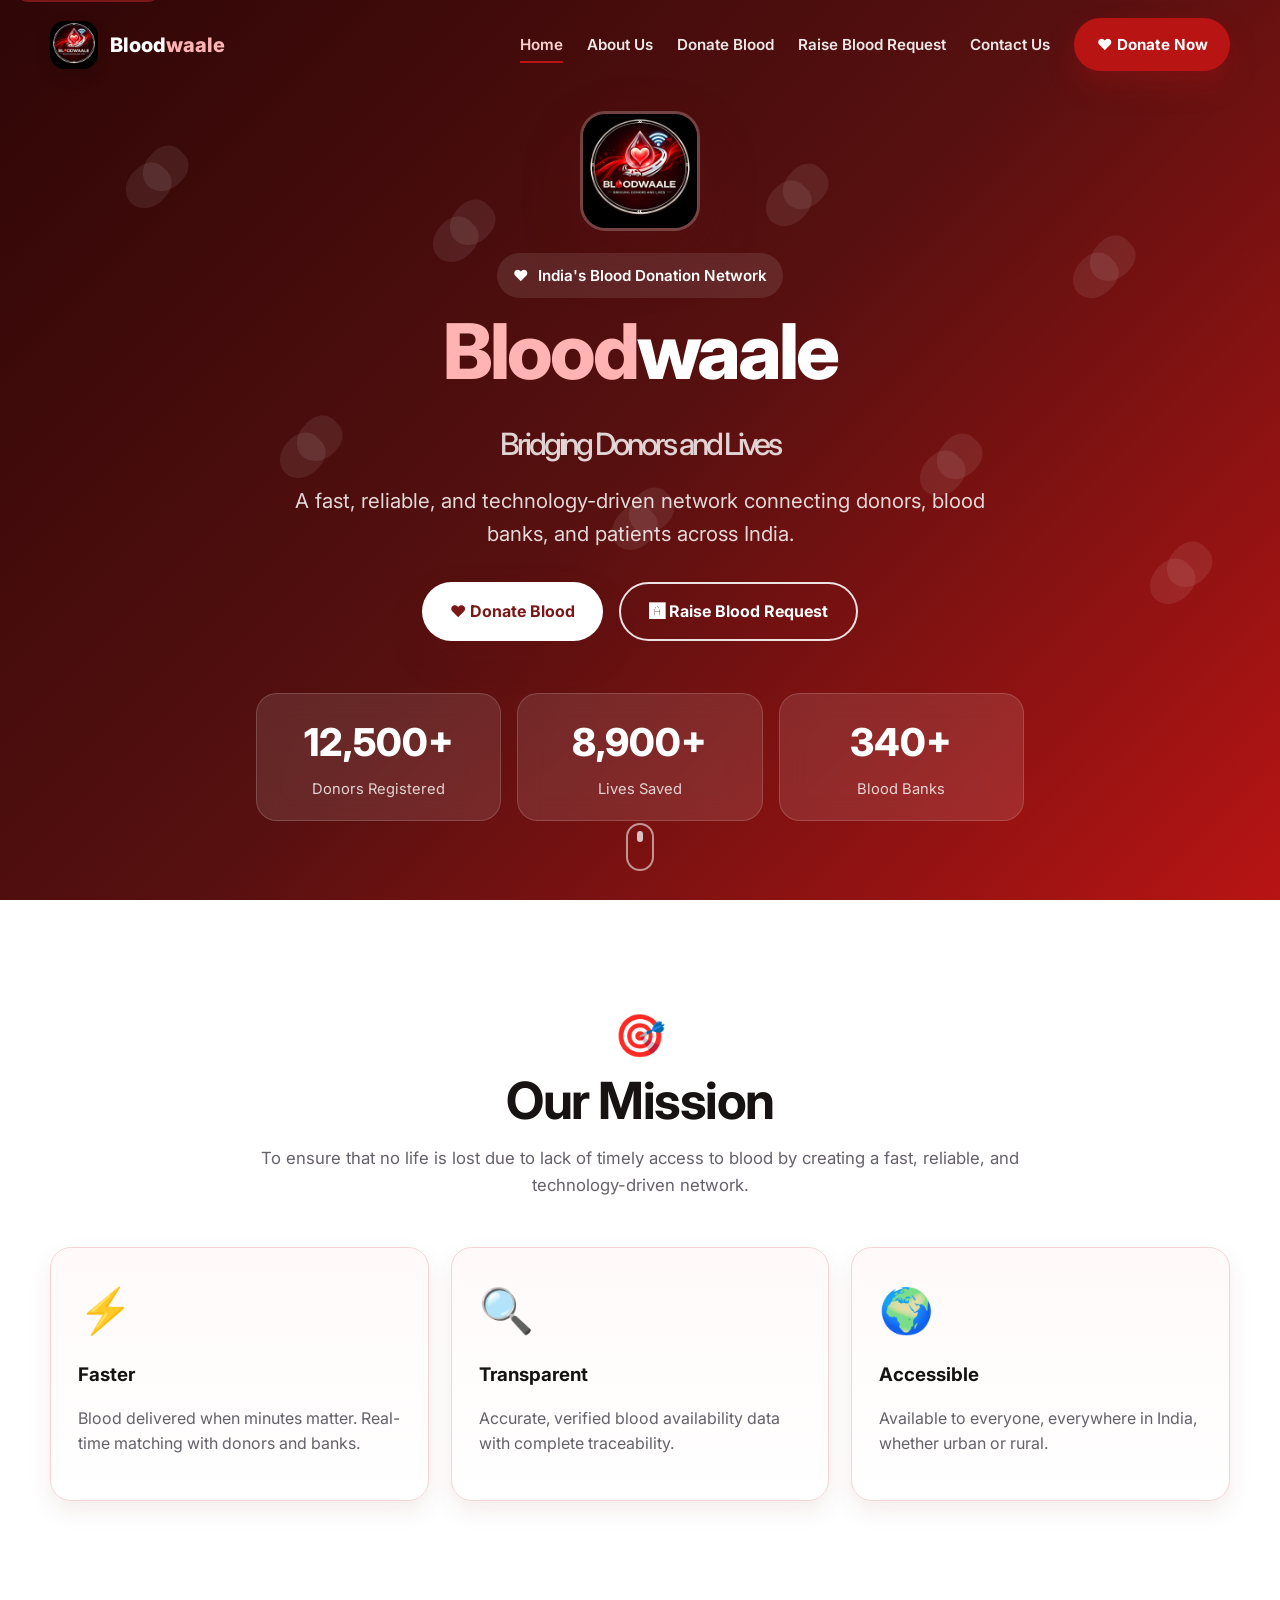
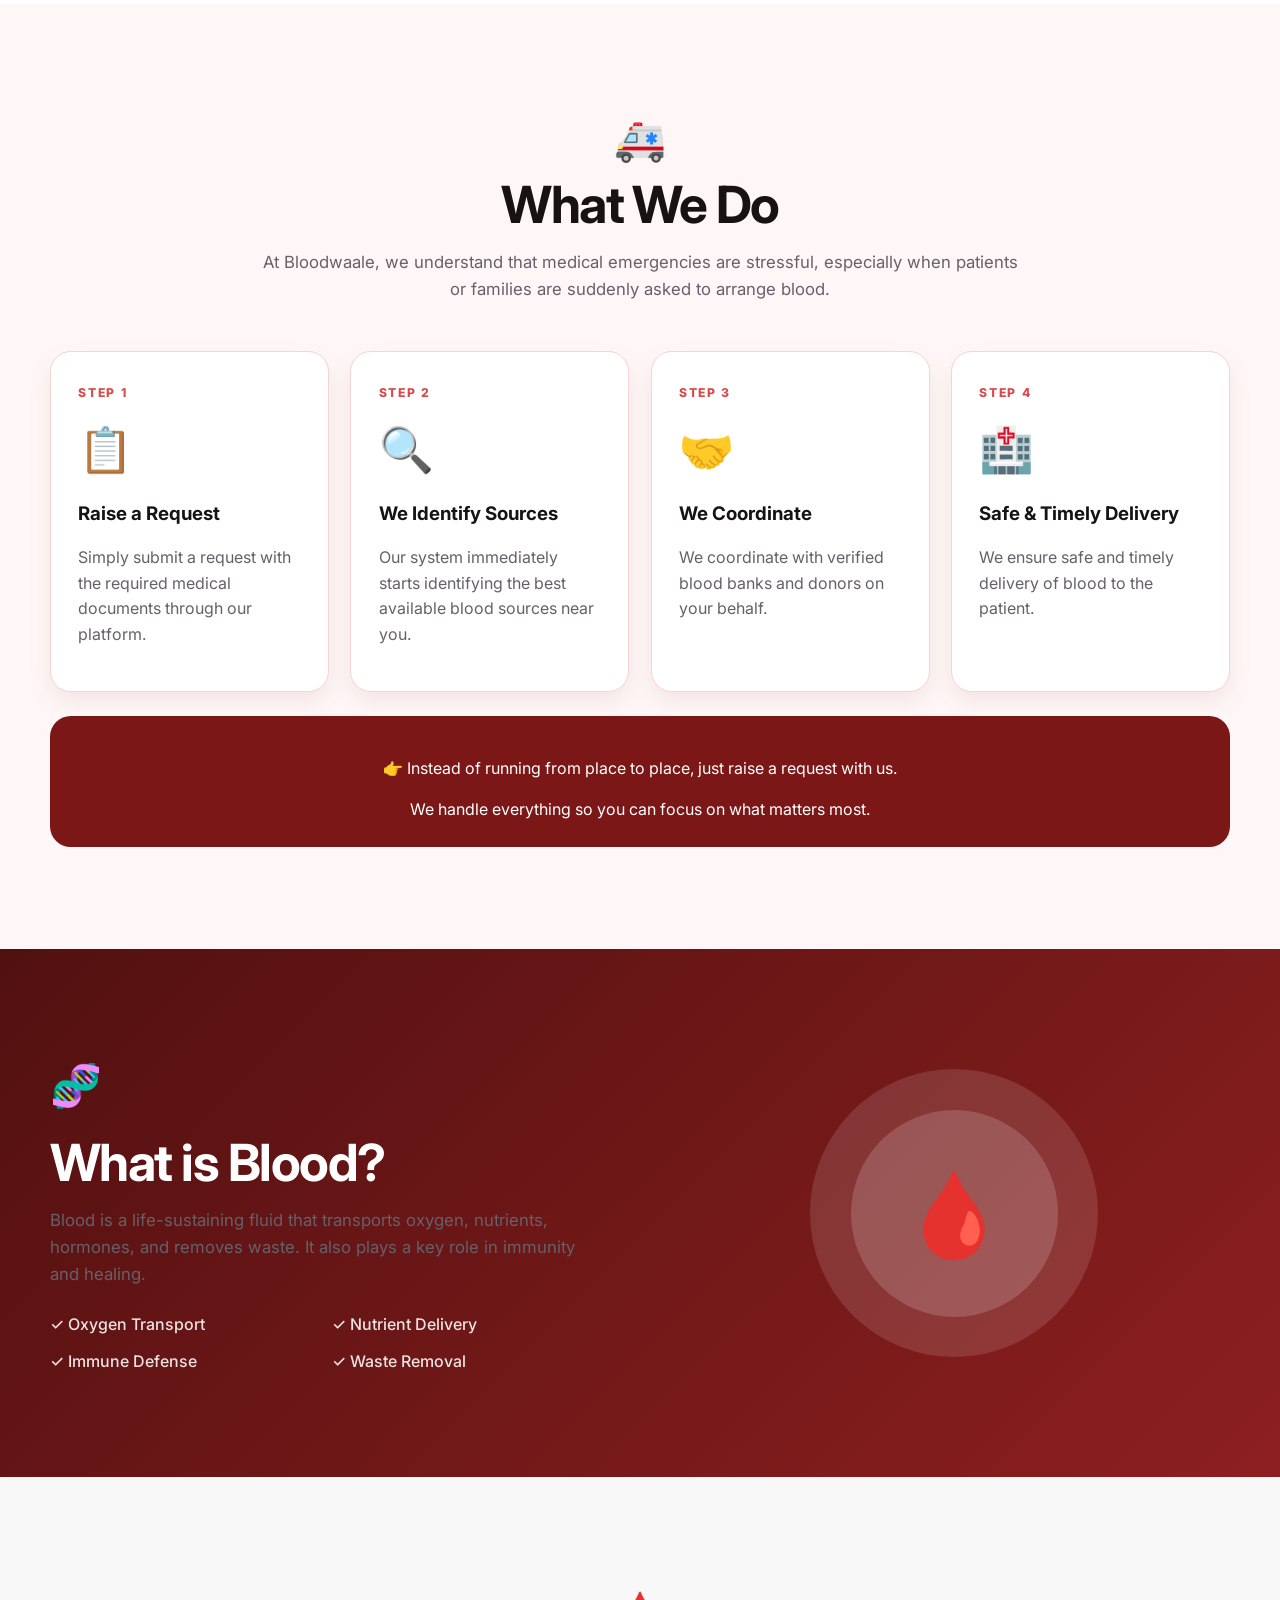
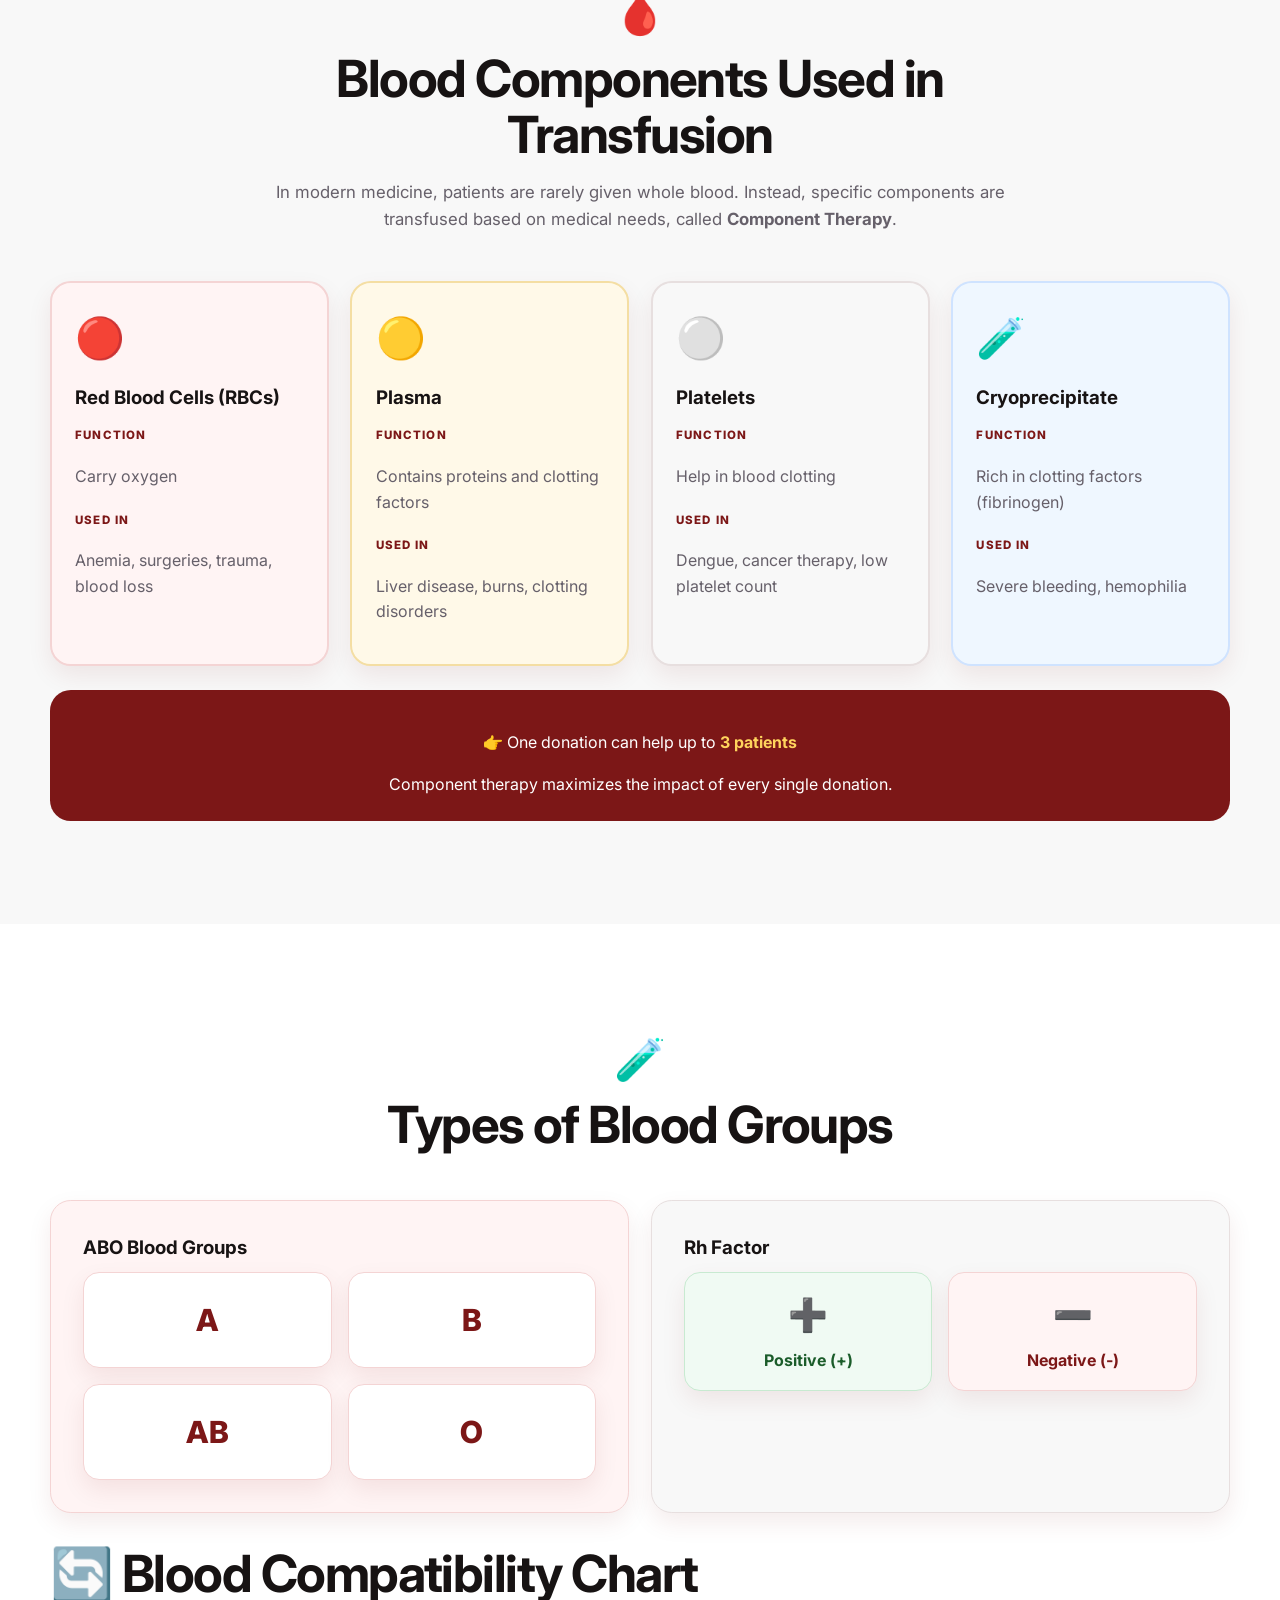
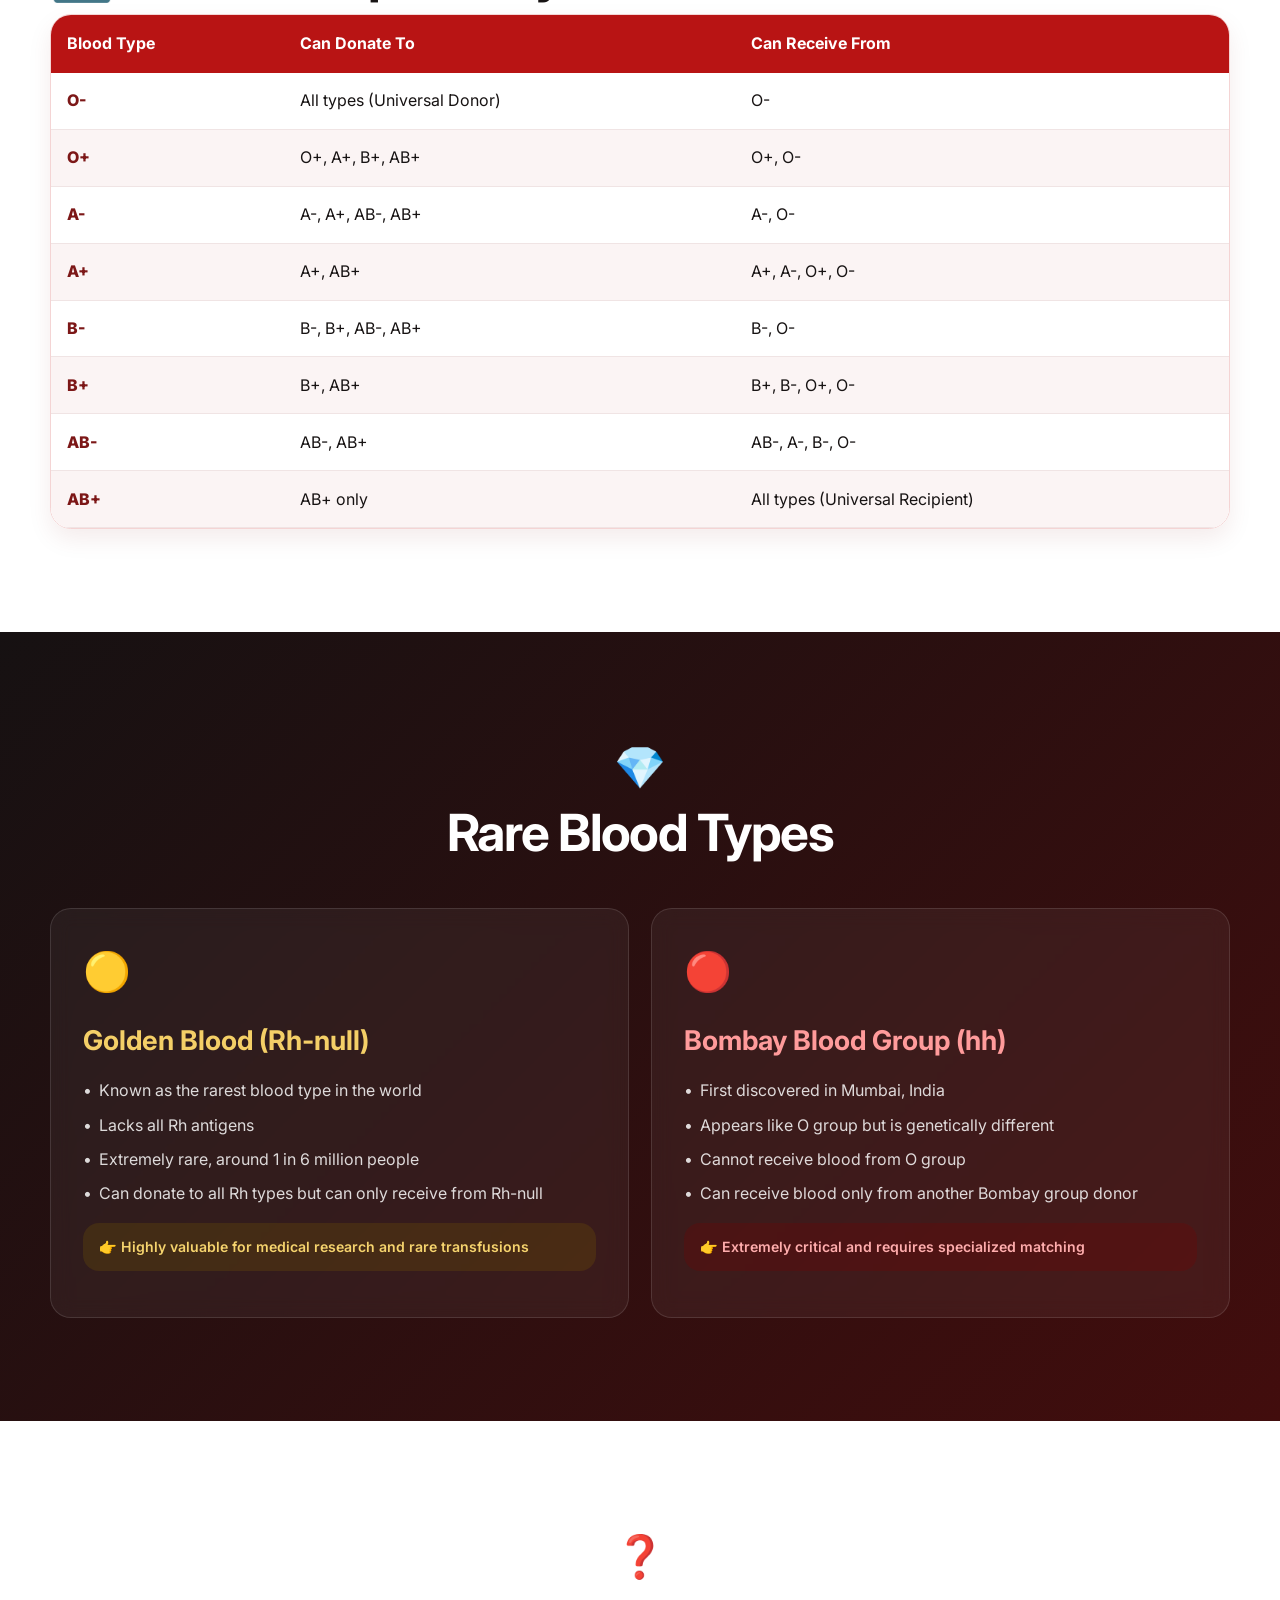
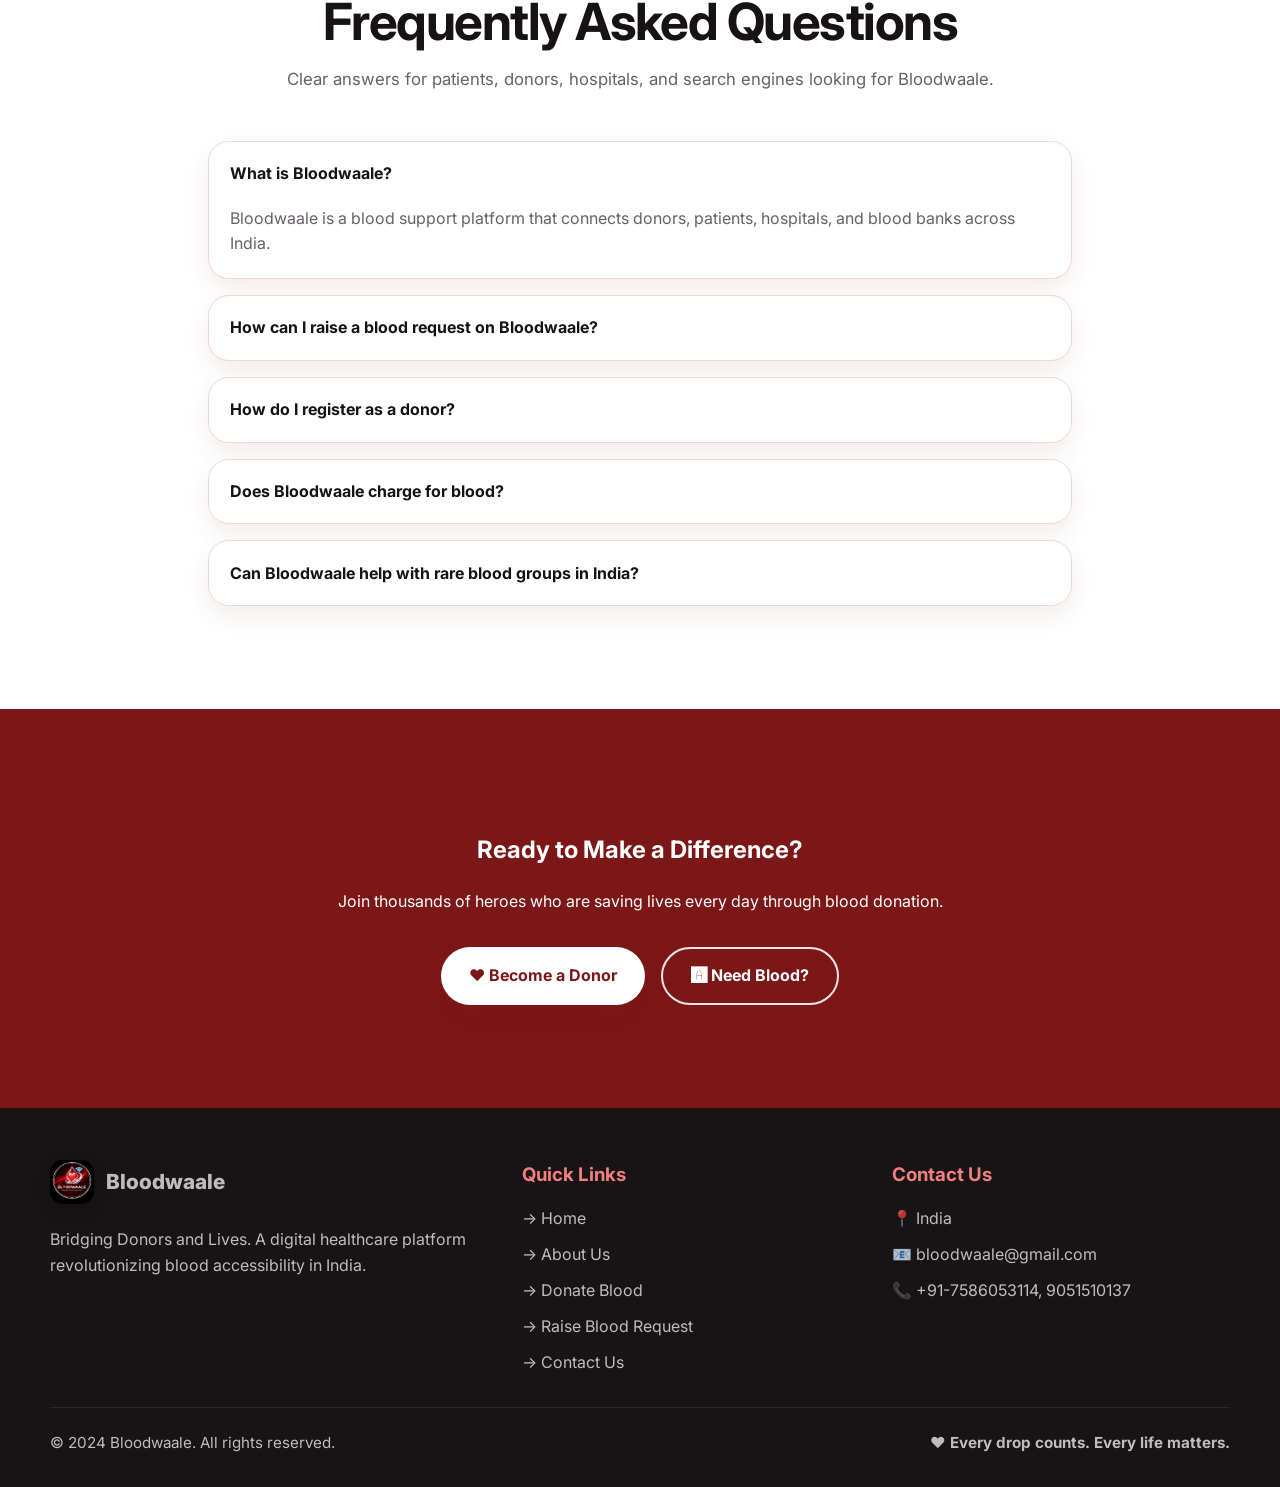
<file: index.html>
<!DOCTYPE html>
<html lang="en-IN">
  <head>
    <meta charset="UTF-8" />
    <meta name="viewport" content="width=device-width, initial-scale=1.0" />
    <title>Bloodwaale | Blood Donation, Blood Requests, Donor Network in India</title>
    <meta
      name="description"
      content="Bloodwaale helps patients find blood, helps donors register, and connects hospitals, blood banks, and communities across India through a fast blood support network."
    />
    <meta name="robots" content="index,follow,max-image-preview:large,max-snippet:-1,max-video-preview:-1" />
    <meta name="author" content="Bloodwaale" />
    <meta name="theme-color" content="#7c1717" />
    <link rel="canonical" href="https://web-animation-studio--amitchoudhary61.replit.app/" />
    <link rel="apple-touch-icon" href="./logo.jpg" />
    <link rel="sitemap" type="application/xml" href="./sitemap.xml" />
    <meta property="og:locale" content="en_IN" />
    <meta property="og:type" content="website" />
    <meta property="og:site_name" content="Bloodwaale" />
    <meta property="og:title" content="Bloodwaale | Blood Donation, Blood Requests, Donor Network in India" />
    <meta property="og:description" content="Bloodwaale connects donors, patients, hospitals, and blood banks across India for urgent blood requests and donation support." />
    <meta property="og:url" content="https://web-animation-studio--amitchoudhary61.replit.app/" />
    <meta property="og:image" content="https://web-animation-studio--amitchoudhary61.replit.app/logo.jpg" />
    <meta property="og:image:width" content="512" />
    <meta property="og:image:height" content="512" />
    <meta property="og:image:alt" content="Bloodwaale logo" />
    <meta name="twitter:card" content="summary_large_image" />
    <meta name="twitter:title" content="Bloodwaale | Blood Donation, Blood Requests, Donor Network in India" />
    <meta name="twitter:description" content="Find blood, register as a donor, and connect with Bloodwaale's blood support network in India." />
    <meta name="twitter:image" content="https://web-animation-studio--amitchoudhary61.replit.app/logo.jpg" />
    <link rel="icon" type="image/svg+xml" href="./favicon.svg" />
    <link rel="preload" as="image" href="./logo.jpg" />
    <link rel="preconnect" href="https://fonts.googleapis.com" />
    <link rel="preconnect" href="https://fonts.gstatic.com" crossorigin />
    <link
      href="https://fonts.googleapis.com/css2?family=Inter:wght@400;500;600;700;800&display=swap"
      rel="stylesheet"
    />
    <link rel="stylesheet" href="./styles.css" />
    <script defer src="./script.js"></script>
    <script type="application/ld+json">
      {
        "@context": "https://schema.org",
        "@type": "Organization",
        "name": "Bloodwaale",
        "url": "https://web-animation-studio--amitchoudhary61.replit.app/",
        "logo": "https://web-animation-studio--amitchoudhary61.replit.app/logo.jpg",
        "description": "Bloodwaale is a digital blood support platform connecting donors, patients, hospitals, and blood banks across India.",
        "email": "bloodwaale@gmail.com",
        "telephone": "+91-7586053114",
        "contactPoint": {
          "@type": "ContactPoint",
          "contactType": "customer support",
          "email": "bloodwaale@gmail.com",
          "telephone": "+91-7586053114",
          "areaServed": "IN",
          "availableLanguage": ["en", "hi", "bn"]
        }
      }
    </script>
    <script type="application/ld+json">
      {
        "@context": "https://schema.org",
        "@type": "WebSite",
        "name": "Bloodwaale",
        "url": "https://web-animation-studio--amitchoudhary61.replit.app/",
        "publisher": {
          "@type": "Organization",
          "name": "Bloodwaale"
        }
      }
    </script>
    <script type="application/ld+json">
      {
        "@context": "https://schema.org",
        "@type": "FAQPage",
        "mainEntity": [
          {
            "@type": "Question",
            "name": "What is Bloodwaale?",
            "acceptedAnswer": {
              "@type": "Answer",
              "text": "Bloodwaale is a blood support platform that connects donors, patients, blood banks, and hospitals across India."
            }
          },
          {
            "@type": "Question",
            "name": "How can I raise a blood request on Bloodwaale?",
            "acceptedAnswer": {
              "@type": "Answer",
              "text": "You can open the Raise Blood Request page, submit the patient, blood group, hospital, city, and urgency details, and Bloodwaale will coordinate available sources."
            }
          },
          {
            "@type": "Question",
            "name": "How do I register as a donor?",
            "acceptedAnswer": {
              "@type": "Answer",
              "text": "You can register on the Donate Blood page by submitting your contact details, blood group, city, and health declaration."
            }
          },
          {
            "@type": "Question",
            "name": "Does Bloodwaale charge for blood?",
            "acceptedAnswer": {
              "@type": "Answer",
              "text": "Bloodwaale states that it does not charge for blood itself, though applicable blood bank processing fees and minimal platform or service fees may apply."
            }
          }
        ]
      }
    </script>
  </head>
  <body data-page="home">
    <a class="skip-link" href="#main-content">Skip to content</a>
    <header class="site-header" id="siteHeader">
      <div class="container site-header__bar">
        <a class="brand" href="index.html" aria-label="Bloodwaale home">
          <img class="brand__logo" src="logo.jpg" alt="Bloodwaale logo" width="56" height="56" />
          <span class="brand__text">Blood<span class="brand__accent">waale</span></span>
        </a>
        <nav class="site-nav" aria-label="Primary navigation">
          <a class="site-nav__link is-active" aria-current="page" href="index.html">Home</a>
          <a class="site-nav__link" href="about.html">About Us</a>
          <a class="site-nav__link" href="donate.html">Donate Blood</a>
          <a class="site-nav__link" href="raise-request.html">Raise Blood Request</a>
          <a class="site-nav__link" href="contact.html">Contact Us</a>
          <a class="button button-primary" href="donate.html">&#10084;&#65039; Donate Now</a>
        </nav>
        <button class="nav-toggle" id="navToggle" aria-expanded="false" aria-controls="mobileMenu" aria-label="Open navigation menu">
          <span></span>
          <span></span>
          <span></span>
        </button>
      </div>
      <div class="mobile-menu" id="mobileMenu">
        <nav class="mobile-menu__links" aria-label="Mobile navigation">
          <a class="is-active" aria-current="page" href="index.html">Home</a>
          <a href="about.html">About Us</a>
          <a href="donate.html">Donate Blood</a>
          <a href="raise-request.html">Raise Blood Request</a>
          <a href="contact.html">Contact Us</a>
        </nav>
        <a class="button button-primary button-block" href="donate.html">&#10084;&#65039; Donate Now</a>
      </div>
    </header>
    <main id="main-content">
      <section class="hero hero-home">
        <div class="hero-blood-bg" aria-hidden="true">
          <span class="hero-drop" style="left: 10%; top: 18%; animation-delay: 0s"></span>
          <span class="hero-drop" style="left: 22%; top: 48%; animation-delay: 0.4s"></span>
          <span class="hero-drop" style="left: 34%; top: 24%; animation-delay: 0.8s"></span>
          <span class="hero-drop" style="left: 48%; top: 56%; animation-delay: 1.2s"></span>
          <span class="hero-drop" style="left: 60%; top: 20%; animation-delay: 1.6s"></span>
          <span class="hero-drop" style="left: 72%; top: 50%; animation-delay: 2s"></span>
          <span class="hero-drop" style="left: 84%; top: 28%; animation-delay: 2.4s"></span>
          <span class="hero-drop" style="left: 90%; top: 62%; animation-delay: 2.8s"></span>
        </div>
        <div class="container hero-content center-text">
          <img class="hero-logo reveal" src="logo.jpg" alt="Bloodwaale logo" width="512" height="512" fetchpriority="high" decoding="async" />
          <div class="pill reveal">
            <span class="heartbeat">&#10084;&#65039;</span>
            <span>India's Blood Donation Network</span>
          </div>
          <h1 class="hero-title reveal delay-1">
            <span>Blood</span>waale
            <br />
            <small>Bridging Donors and Lives</small>
          </h1>
          <p class="hero-copy reveal delay-2">
            A fast, reliable, and technology-driven network connecting donors,
            blood banks, and patients across India.
          </p>
          <div class="hero-actions reveal delay-3">
            <a class="button button-light" href="donate.html">&#10084;&#65039; Donate Blood</a>
            <a class="button button-outline" href="raise-request.html">&#127344; Raise Blood Request</a>
          </div>
          <div class="hero-stats reveal delay-4">
            <article class="stat-card glass-card">
              <strong class="count-up" data-target="12500" data-suffix="+">0</strong>
              <span>Donors Registered</span>
            </article>
            <article class="stat-card glass-card">
              <strong class="count-up" data-target="8900" data-suffix="+">0</strong>
              <span>Lives Saved</span>
            </article>
            <article class="stat-card glass-card">
              <strong class="count-up" data-target="340" data-suffix="+">0</strong>
              <span>Blood Banks</span>
            </article>
          </div>
        </div>
        <div class="scroll-indicator" aria-hidden="true">
          <div class="scroll-indicator__dot"></div>
        </div>
      </section>

      <section class="section section-white">
        <div class="container">
          <div class="section-heading reveal">
            <div class="section-icon">&#127919;</div>
            <h2>Our Mission</h2>
            <p>
              To ensure that no life is lost due to lack of timely access to blood
              by creating a fast, reliable, and technology-driven network.
            </p>
          </div>
          <div class="grid grid-3">
            <article class="feature-card reveal delay-1">
              <div class="feature-card__icon">&#9889;</div>
              <h3>Faster</h3>
              <p>Blood delivered when minutes matter. Real-time matching with donors and banks.</p>
            </article>
            <article class="feature-card reveal delay-2">
              <div class="feature-card__icon">&#128269;</div>
              <h3>Transparent</h3>
              <p>Accurate, verified blood availability data with complete traceability.</p>
            </article>
            <article class="feature-card reveal delay-3">
              <div class="feature-card__icon">&#127757;</div>
              <h3>Accessible</h3>
              <p>Available to everyone, everywhere in India, whether urban or rural.</p>
            </article>
          </div>
        </div>
      </section>

      <section class="section section-soft-red">
        <div class="container">
          <div class="section-heading reveal">
            <div class="section-icon">&#128657;</div>
            <h2>What We Do</h2>
            <p>
              At Bloodwaale, we understand that medical emergencies are stressful,
              especially when patients or families are suddenly asked to arrange blood.
            </p>
          </div>
          <div class="grid grid-4">
            <article class="step-card reveal">
              <span class="step-card__step">Step 1</span>
              <div class="step-card__icon">&#128203;</div>
              <h3>Raise a Request</h3>
              <p>Simply submit a request with the required medical documents through our platform.</p>
            </article>
            <article class="step-card reveal delay-1">
              <span class="step-card__step">Step 2</span>
              <div class="step-card__icon">&#128269;</div>
              <h3>We Identify Sources</h3>
              <p>Our system immediately starts identifying the best available blood sources near you.</p>
            </article>
            <article class="step-card reveal delay-2">
              <span class="step-card__step">Step 3</span>
              <div class="step-card__icon">&#129309;</div>
              <h3>We Coordinate</h3>
              <p>We coordinate with verified blood banks and donors on your behalf.</p>
            </article>
            <article class="step-card reveal delay-3">
              <span class="step-card__step">Step 4</span>
              <div class="step-card__icon">&#127973;</div>
              <h3>Safe &amp; Timely Delivery</h3>
              <p>We ensure safe and timely delivery of blood to the patient.</p>
            </article>
          </div>
          <div class="banner-card reveal">
            <p>&#128073; Instead of running from place to place, just raise a request with us.</p>
            <span>We handle everything so you can focus on what matters most.</span>
          </div>
        </div>
      </section>

      <section class="section section-deep">
        <div class="container split split-center">
          <div class="reveal reveal-left">
            <div class="section-icon section-icon-left">&#129516;</div>
            <h2 class="section-title-light">What is Blood?</h2>
            <p class="section-copy-light">
              Blood is a life-sustaining fluid that transports oxygen, nutrients,
              hormones, and removes waste. It also plays a key role in immunity and healing.
            </p>
            <div class="check-grid">
              <span>&#10003; Oxygen Transport</span>
              <span>&#10003; Nutrient Delivery</span>
              <span>&#10003; Immune Defense</span>
              <span>&#10003; Waste Removal</span>
            </div>
          </div>
          <div class="blood-orbit reveal reveal-right" aria-hidden="true">
            <div class="blood-orbit__outer">
              <div class="blood-orbit__inner">
                <span class="heartbeat">&#129656;</span>
              </div>
            </div>
          </div>
        </div>
      </section>

      <section class="section section-gray">
        <div class="container">
          <div class="section-heading reveal">
            <div class="section-icon">&#129656;</div>
            <h2>Blood Components Used in Transfusion</h2>
            <p>
              In modern medicine, patients are rarely given whole blood. Instead, specific
              components are transfused based on medical needs, called
              <strong> Component Therapy</strong>.
            </p>
          </div>
          <div class="grid grid-4">
            <article class="component-card component-card-red reveal">
              <div class="component-card__icon">&#128308;</div>
              <h3>Red Blood Cells (RBCs)</h3>
              <span>Function</span>
              <p>Carry oxygen</p>
              <span>Used In</span>
              <p>Anemia, surgeries, trauma, blood loss</p>
            </article>
            <article class="component-card component-card-yellow reveal delay-1">
              <div class="component-card__icon">&#128993;</div>
              <h3>Plasma</h3>
              <span>Function</span>
              <p>Contains proteins and clotting factors</p>
              <span>Used In</span>
              <p>Liver disease, burns, clotting disorders</p>
            </article>
            <article class="component-card component-card-neutral reveal delay-2">
              <div class="component-card__icon">&#9898;</div>
              <h3>Platelets</h3>
              <span>Function</span>
              <p>Help in blood clotting</p>
              <span>Used In</span>
              <p>Dengue, cancer therapy, low platelet count</p>
            </article>
            <article class="component-card component-card-blue reveal delay-3">
              <div class="component-card__icon">&#129514;</div>
              <h3>Cryoprecipitate</h3>
              <span>Function</span>
              <p>Rich in clotting factors (fibrinogen)</p>
              <span>Used In</span>
              <p>Severe bleeding, hemophilia</p>
            </article>
          </div>
          <div class="banner-card reveal">
            <p>&#128073; One donation can help up to <strong>3 patients</strong></p>
            <span>Component therapy maximizes the impact of every single donation.</span>
          </div>
        </div>
      </section>

      <section class="section section-white">
        <div class="container">
          <div class="section-heading reveal">
            <div class="section-icon">&#129514;</div>
            <h2>Types of Blood Groups</h2>
          </div>
          <div class="grid grid-2 blood-groups">
            <article class="panel panel-red reveal reveal-left">
              <h3>ABO Blood Groups</h3>
              <div class="blood-group-grid">
                <div>A</div>
                <div>B</div>
                <div>AB</div>
                <div>O</div>
              </div>
            </article>
            <article class="panel panel-gray reveal reveal-right">
              <h3>Rh Factor</h3>
              <div class="rh-grid">
                <div class="rh-card rh-card-positive">
                  <span>&#10133;</span>
                  <strong>Positive (+)</strong>
                </div>
                <div class="rh-card rh-card-negative">
                  <span>&#10134;</span>
                  <strong>Negative (-)</strong>
                </div>
              </div>
            </article>
          </div>
          <div class="table-wrap reveal">
            <h3 class="table-title">&#128260; Blood Compatibility Chart</h3>
            <div class="table-scroll">
              <table class="compatibility-table">
                <thead>
                  <tr>
                    <th>Blood Type</th>
                    <th>Can Donate To</th>
                    <th>Can Receive From</th>
                  </tr>
                </thead>
                <tbody>
                  <tr><td>O-</td><td>All types (Universal Donor)</td><td>O-</td></tr>
                  <tr><td>O+</td><td>O+, A+, B+, AB+</td><td>O+, O-</td></tr>
                  <tr><td>A-</td><td>A-, A+, AB-, AB+</td><td>A-, O-</td></tr>
                  <tr><td>A+</td><td>A+, AB+</td><td>A+, A-, O+, O-</td></tr>
                  <tr><td>B-</td><td>B-, B+, AB-, AB+</td><td>B-, O-</td></tr>
                  <tr><td>B+</td><td>B+, AB+</td><td>B+, B-, O+, O-</td></tr>
                  <tr><td>AB-</td><td>AB-, AB+</td><td>AB-, A-, B-, O-</td></tr>
                  <tr><td>AB+</td><td>AB+ only</td><td>All types (Universal Recipient)</td></tr>
                </tbody>
              </table>
            </div>
          </div>
        </div>
      </section>

      <section class="section section-dark">
        <div class="container">
          <div class="section-heading reveal">
            <div class="section-icon">&#128142;</div>
            <h2 class="section-title-light">Rare Blood Types</h2>
          </div>
          <div class="grid grid-2">
            <article class="rare-card rare-card-gold reveal reveal-left">
              <div class="rare-card__icon">&#128993;</div>
              <h3>Golden Blood (Rh-null)</h3>
              <ul class="plain-list">
                <li>Known as the rarest blood type in the world</li>
                <li>Lacks all Rh antigens</li>
                <li>Extremely rare, around 1 in 6 million people</li>
                <li>Can donate to all Rh types but can only receive from Rh-null</li>
              </ul>
              <p class="rare-card__note">&#128073; Highly valuable for medical research and rare transfusions</p>
            </article>
            <article class="rare-card rare-card-red reveal reveal-right">
              <div class="rare-card__icon">&#128308;</div>
              <h3>Bombay Blood Group (hh)</h3>
              <ul class="plain-list">
                <li>First discovered in Mumbai, India</li>
                <li>Appears like O group but is genetically different</li>
                <li>Cannot receive blood from O group</li>
                <li>Can receive blood only from another Bombay group donor</li>
              </ul>
              <p class="rare-card__note">&#128073; Extremely critical and requires specialized matching</p>
            </article>
          </div>
        </div>
      </section>

      <section class="section section-white">
        <div class="container">
          <div class="section-heading reveal">
            <div class="section-icon">&#10067;</div>
            <h2>Frequently Asked Questions</h2>
            <p>
              Clear answers for patients, donors, hospitals, and search engines looking for Bloodwaale.
            </p>
          </div>
          <div class="faq-list">
            <details class="faq-item reveal" open>
              <summary>What is Bloodwaale?</summary>
              <p>
                Bloodwaale is a blood support platform that connects donors, patients, hospitals, and blood banks across India.
              </p>
            </details>
            <details class="faq-item reveal delay-1">
              <summary>How can I raise a blood request on Bloodwaale?</summary>
              <p>
                Open the Raise Blood Request page, submit the patient details, blood group, hospital, city, and urgency level, and the team can coordinate matching sources.
              </p>
            </details>
            <details class="faq-item reveal delay-2">
              <summary>How do I register as a donor?</summary>
              <p>
                Visit the Donate Blood page and submit your name, age, contact details, blood group, city, and health declaration.
              </p>
            </details>
            <details class="faq-item reveal delay-3">
              <summary>Does Bloodwaale charge for blood?</summary>
              <p>
                Bloodwaale states that it does not charge for blood itself. Applicable blood bank processing fees and minimal platform or service fees may still apply.
              </p>
            </details>
            <details class="faq-item reveal">
              <summary>Can Bloodwaale help with rare blood groups in India?</summary>
              <p>
                Bloodwaale positions itself as a network that supports urgent blood sourcing, including cases where rare blood groups need faster coordination across donors and blood banks.
              </p>
            </details>
          </div>
        </div>
      </section>

      <section class="section section-cta">
        <div class="container center-text reveal">
          <h2>Ready to Make a Difference?</h2>
          <p>Join thousands of heroes who are saving lives every day through blood donation.</p>
          <div class="hero-actions">
            <a class="button button-light" href="donate.html">&#10084;&#65039; Become a Donor</a>
            <a class="button button-outline" href="raise-request.html">&#127344; Need Blood?</a>
          </div>
        </div>
      </section>
    </main>
    <footer class="site-footer">
      <div class="container">
        <div class="site-footer__grid">
          <section class="site-footer__col">
            <div class="site-footer__brand">
              <img class="brand__logo site-footer__logo" src="logo.jpg" alt="Bloodwaale logo" width="52" height="52" />
              <span>Blood<span class="brand__accent">waale</span></span>
            </div>
            <p>
              Bridging Donors and Lives. A digital healthcare platform revolutionizing blood accessibility in India.
            </p>
          </section>
          <section class="site-footer__col">
            <h3>Quick Links</h3>
            <ul>
              <li><a href="index.html">&#8594; Home</a></li>
              <li><a href="about.html">&#8594; About Us</a></li>
              <li><a href="donate.html">&#8594; Donate Blood</a></li>
              <li><a href="raise-request.html">&#8594; Raise Blood Request</a></li>
              <li><a href="contact.html">&#8594; Contact Us</a></li>
            </ul>
          </section>
          <section class="site-footer__col">
            <h3>Contact Us</h3>
            <ul>
              <li>&#128205; India</li>
              <li><a href="mailto:bloodwaale@gmail.com">&#128231; bloodwaale@gmail.com</a></li>
              <li>&#128222; +91-7586053114, 9051510137</li>
            </ul>
          </section>
        </div>
        <div class="site-footer__bottom">
          <span>&copy; 2024 Bloodwaale. All rights reserved.</span>
          <span class="footer-highlight heartbeat">&#10084;&#65039; Every drop counts. Every life matters.</span>
        </div>
      </div>
    </footer>
  </body>
</html>
</file>
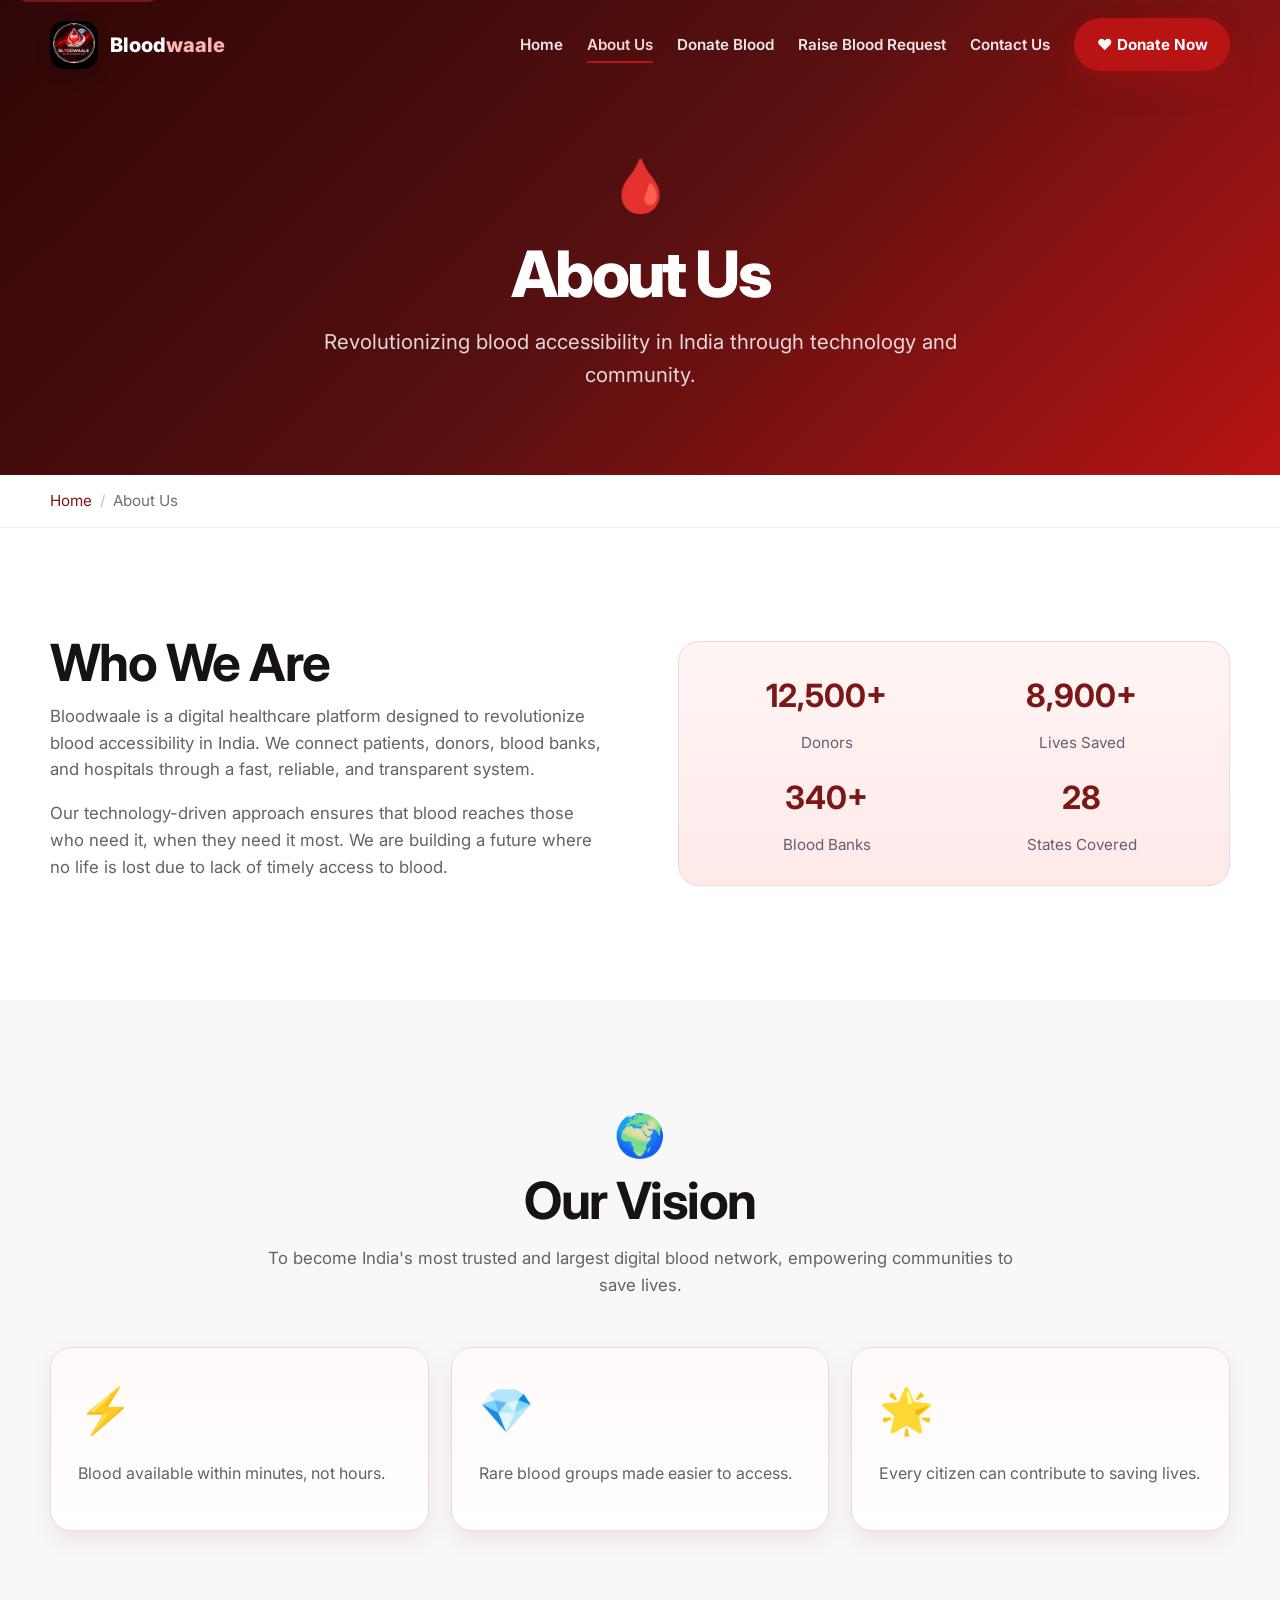
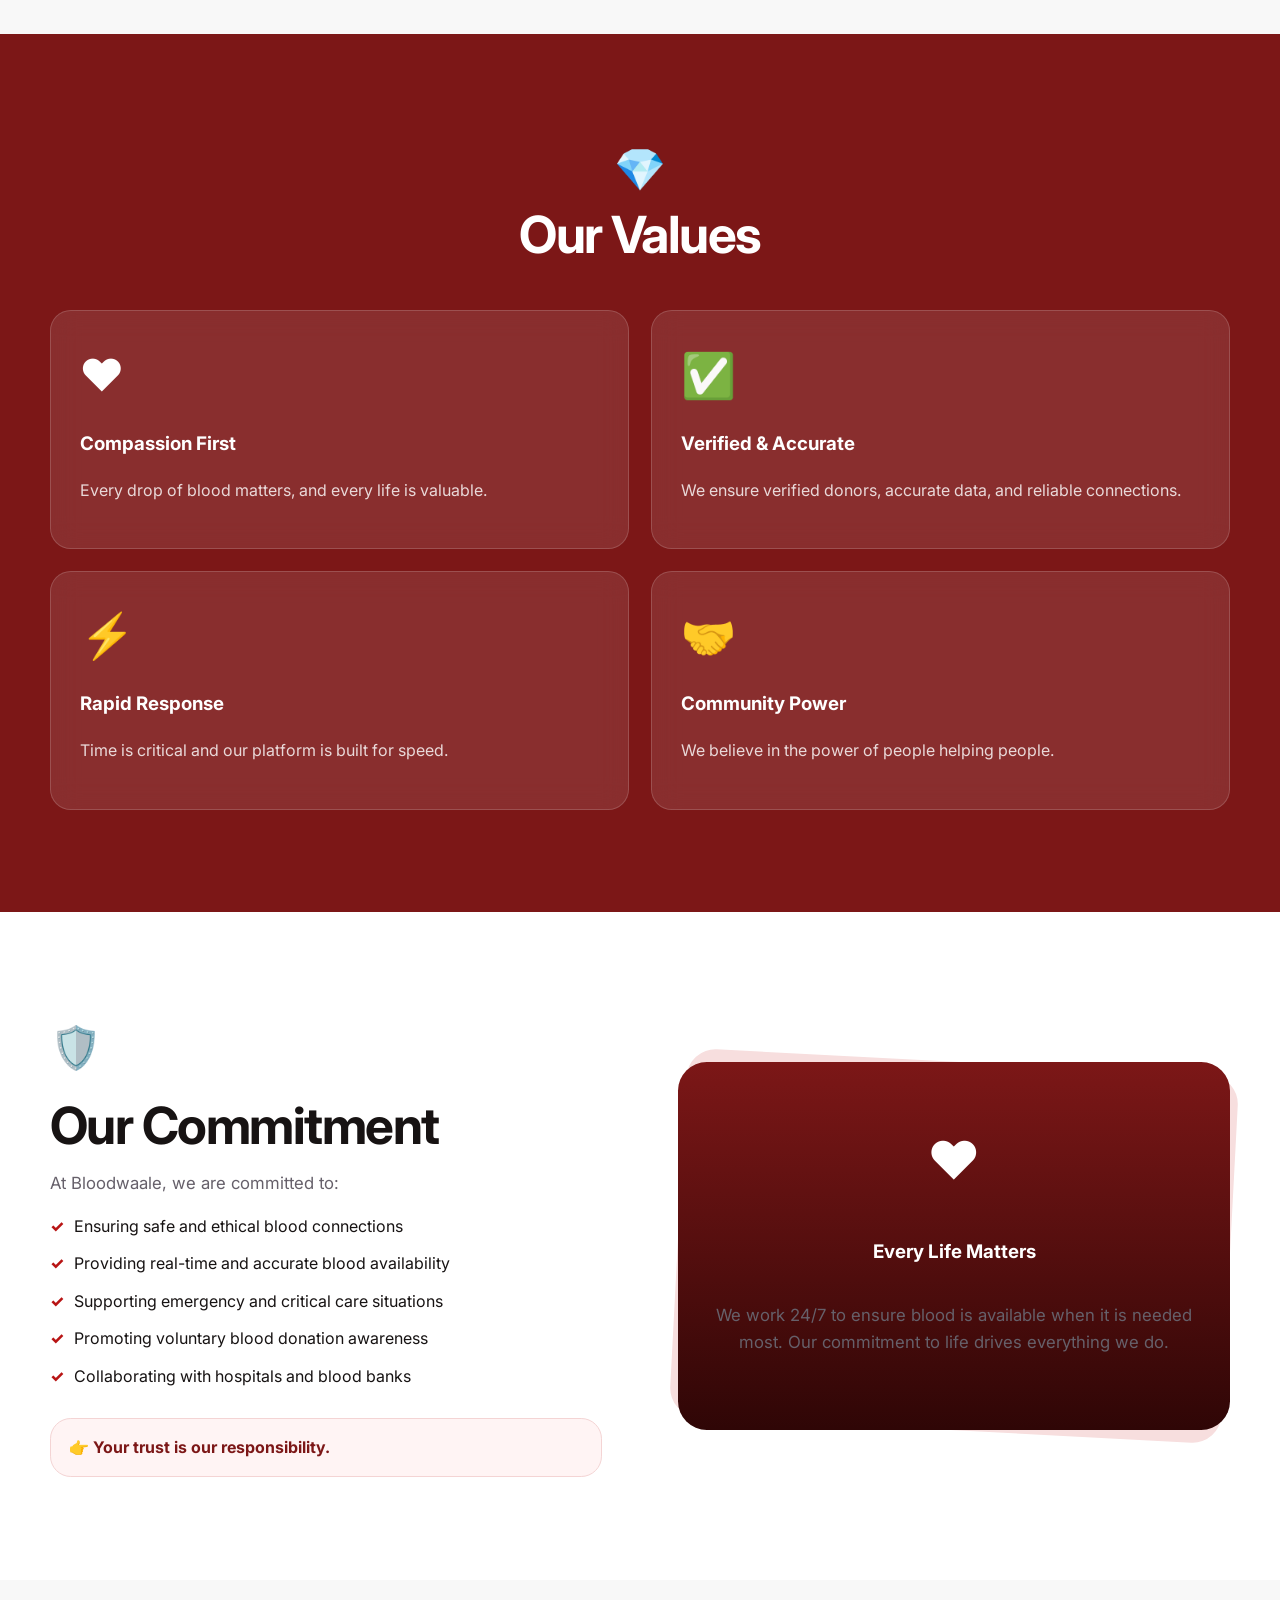
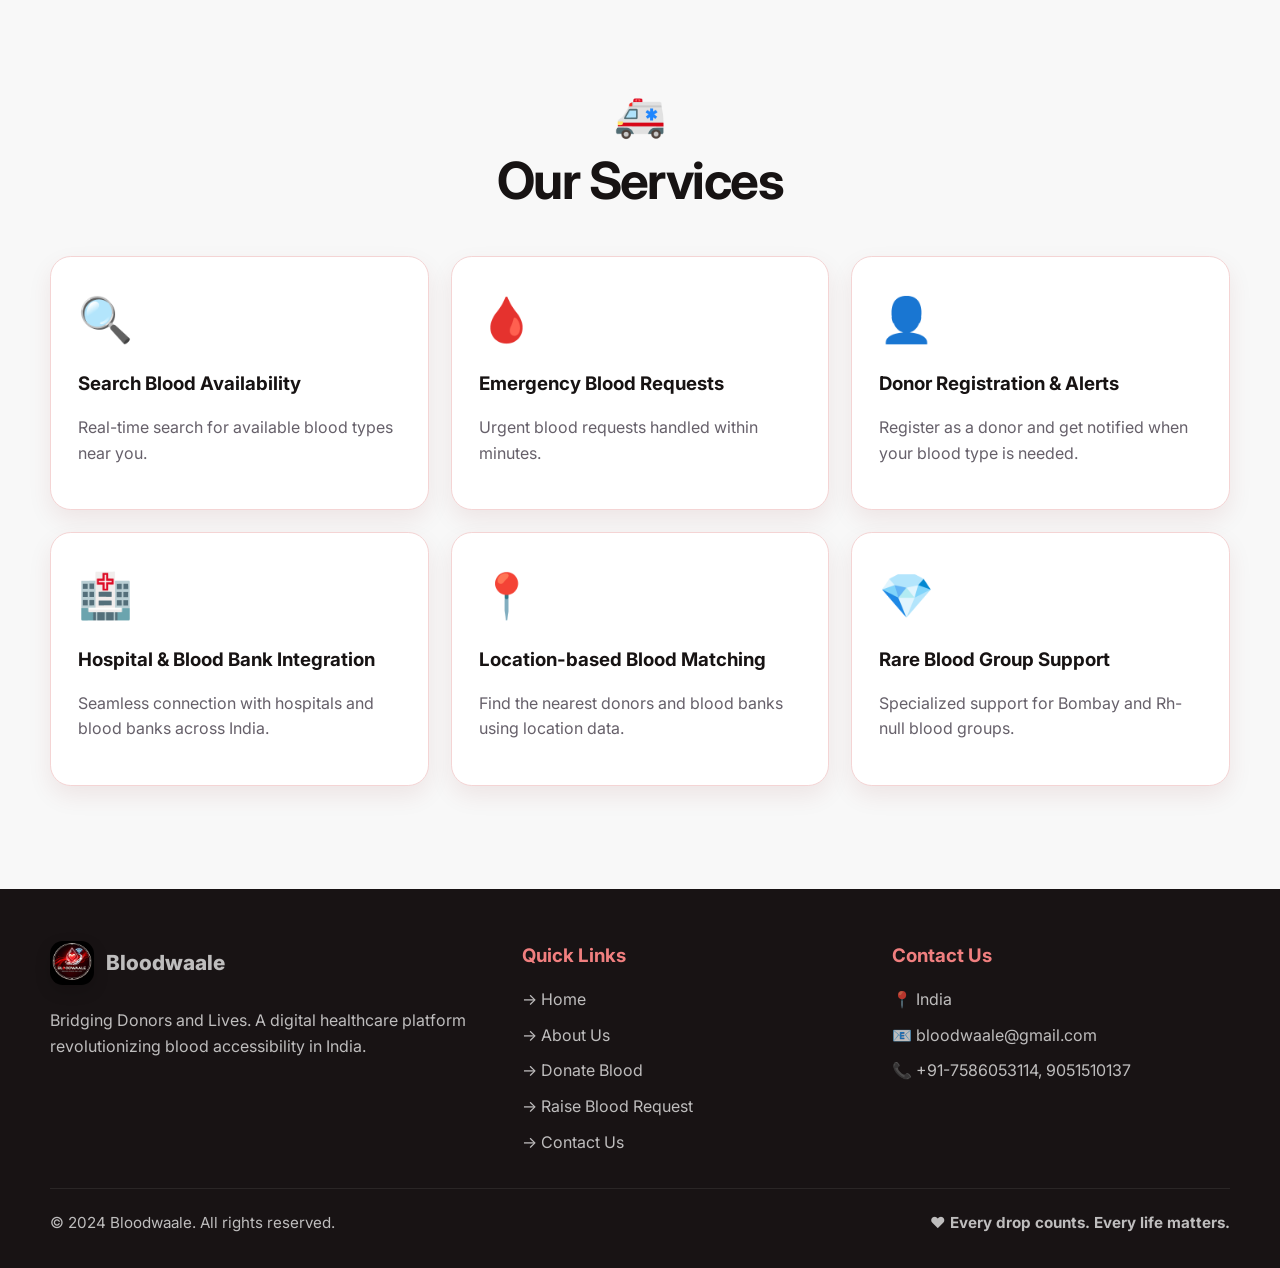
<file: about.html>
<!DOCTYPE html>
<html lang="en-IN">
  <head>
    <meta charset="UTF-8" />
    <meta name="viewport" content="width=device-width, initial-scale=1.0" />
    <title>About Bloodwaale | Mission, Vision, Services, Blood Support in India</title>
    <meta
      name="description"
      content="Learn about Bloodwaale, its mission, values, services, and commitment to blood accessibility and donor support across India."
    />
    <meta name="robots" content="index,follow,max-image-preview:large,max-snippet:-1,max-video-preview:-1" />
    <meta name="author" content="Bloodwaale" />
    <meta name="theme-color" content="#7c1717" />
    <link rel="canonical" href="https://web-animation-studio--amitchoudhary61.replit.app/about.html" />
    <link rel="apple-touch-icon" href="./logo.jpg" />
    <meta property="og:locale" content="en_IN" />
    <meta property="og:type" content="website" />
    <meta property="og:site_name" content="Bloodwaale" />
    <meta property="og:title" content="About Bloodwaale | Mission, Vision, Services, Blood Support in India" />
    <meta property="og:description" content="Read about Bloodwaale's mission, values, commitments, and services for blood donation and blood request support." />
    <meta property="og:url" content="https://web-animation-studio--amitchoudhary61.replit.app/about.html" />
    <meta property="og:image" content="https://web-animation-studio--amitchoudhary61.replit.app/logo.jpg" />
    <meta property="og:image:width" content="512" />
    <meta property="og:image:height" content="512" />
    <meta property="og:image:alt" content="Bloodwaale logo" />
    <meta name="twitter:card" content="summary_large_image" />
    <meta name="twitter:title" content="About Bloodwaale | Mission, Vision, Services, Blood Support in India" />
    <meta name="twitter:description" content="Learn what Bloodwaale does, why it exists, and how it supports patients, donors, and hospitals." />
    <meta name="twitter:image" content="https://web-animation-studio--amitchoudhary61.replit.app/logo.jpg" />
    <link rel="icon" type="image/svg+xml" href="./favicon.svg" />
    <link rel="preconnect" href="https://fonts.googleapis.com" />
    <link rel="preconnect" href="https://fonts.gstatic.com" crossorigin />
    <link
      href="https://fonts.googleapis.com/css2?family=Inter:wght@400;500;600;700;800&display=swap"
      rel="stylesheet"
    />
    <link rel="stylesheet" href="./styles.css" />
    <script defer src="./script.js"></script>
    <script type="application/ld+json">
      {
        "@context": "https://schema.org",
        "@type": "AboutPage",
        "name": "About Bloodwaale",
        "url": "https://web-animation-studio--amitchoudhary61.replit.app/about.html",
        "description": "About page for Bloodwaale, including mission, vision, values, commitments, and services.",
        "isPartOf": {
          "@type": "WebSite",
          "name": "Bloodwaale",
          "url": "https://web-animation-studio--amitchoudhary61.replit.app/"
        }
      }
    </script>
    <script type="application/ld+json">
      {
        "@context": "https://schema.org",
        "@type": "BreadcrumbList",
        "itemListElement": [
          {
            "@type": "ListItem",
            "position": 1,
            "name": "Home",
            "item": "https://web-animation-studio--amitchoudhary61.replit.app/"
          },
          {
            "@type": "ListItem",
            "position": 2,
            "name": "About Us",
            "item": "https://web-animation-studio--amitchoudhary61.replit.app/about.html"
          }
        ]
      }
    </script>
  </head>
  <body data-page="about">
    <a class="skip-link" href="#main-content">Skip to content</a>
    <header class="site-header" id="siteHeader">
      <div class="container site-header__bar">
        <a class="brand" href="index.html" aria-label="Bloodwaale home">
          <img class="brand__logo" src="logo.jpg" alt="Bloodwaale logo" width="56" height="56" />
          <span class="brand__text">Blood<span class="brand__accent">waale</span></span>
        </a>
        <nav class="site-nav" aria-label="Primary navigation">
          <a class="site-nav__link" href="index.html">Home</a>
          <a class="site-nav__link is-active" aria-current="page" href="about.html">About Us</a>
          <a class="site-nav__link" href="donate.html">Donate Blood</a>
          <a class="site-nav__link" href="raise-request.html">Raise Blood Request</a>
          <a class="site-nav__link" href="contact.html">Contact Us</a>
          <a class="button button-primary" href="donate.html">&#10084;&#65039; Donate Now</a>
        </nav>
        <button class="nav-toggle" id="navToggle" aria-expanded="false" aria-controls="mobileMenu" aria-label="Open navigation menu">
          <span></span>
          <span></span>
          <span></span>
        </button>
      </div>
      <div class="mobile-menu" id="mobileMenu">
        <nav class="mobile-menu__links" aria-label="Mobile navigation">
          <a href="index.html">Home</a>
          <a class="is-active" aria-current="page" href="about.html">About Us</a>
          <a href="donate.html">Donate Blood</a>
          <a href="raise-request.html">Raise Blood Request</a>
          <a href="contact.html">Contact Us</a>
        </nav>
        <a class="button button-primary button-block" href="donate.html">&#10084;&#65039; Donate Now</a>
      </div>
    </header>
    <main id="main-content">
      <section class="hero hero-subpage">
        <div class="container hero-content hero-content-small center-text">
          <div class="hero-icon heartbeat">&#129656;</div>
          <h1 class="hero-title hero-title-small reveal">About Us</h1>
          <p class="hero-copy reveal delay-1">
            Revolutionizing blood accessibility in India through technology and community.
          </p>
        </div>
      </section>
      <nav class="breadcrumb" aria-label="Breadcrumb">
        <div class="container">
          <ol class="breadcrumb__list">
            <li><a href="index.html">Home</a></li>
            <li aria-current="page">About Us</li>
          </ol>
        </div>
      </nav>

      <section class="section section-white">
        <div class="container split split-center">
          <div class="reveal reveal-left">
            <h2>Who We Are</h2>
            <p class="lead">
              Bloodwaale is a digital healthcare platform designed to revolutionize blood
              accessibility in India. We connect patients, donors, blood banks, and
              hospitals through a fast, reliable, and transparent system.
            </p>
            <p>
              Our technology-driven approach ensures that blood reaches those who need it,
              when they need it most. We are building a future where no life is lost due
              to lack of timely access to blood.
            </p>
          </div>
          <div class="stats-panel reveal reveal-right">
            <div><strong>12,500+</strong><span>Donors</span></div>
            <div><strong>8,900+</strong><span>Lives Saved</span></div>
            <div><strong>340+</strong><span>Blood Banks</span></div>
            <div><strong>28</strong><span>States Covered</span></div>
          </div>
        </div>
      </section>

      <section class="section section-gray">
        <div class="container">
          <div class="section-heading reveal">
            <div class="section-icon">&#127757;</div>
            <h2>Our Vision</h2>
            <p>
              To become India's most trusted and largest digital blood network,
              empowering communities to save lives.
            </p>
          </div>
          <div class="grid grid-3">
            <article class="feature-card reveal">
              <div class="feature-card__icon">&#9889;</div>
              <p>Blood available within minutes, not hours.</p>
            </article>
            <article class="feature-card reveal delay-1">
              <div class="feature-card__icon">&#128142;</div>
              <p>Rare blood groups made easier to access.</p>
            </article>
            <article class="feature-card reveal delay-2">
              <div class="feature-card__icon">&#127775;</div>
              <p>Every citizen can contribute to saving lives.</p>
            </article>
          </div>
        </div>
      </section>

      <section class="section section-cta-dark">
        <div class="container">
          <div class="section-heading reveal">
            <div class="section-icon">&#128142;</div>
            <h2 class="section-title-light">Our Values</h2>
          </div>
          <div class="grid grid-2">
            <article class="glass-panel reveal">
              <div class="feature-card__icon">&#10084;&#65039;</div>
              <h3>Compassion First</h3>
              <p>Every drop of blood matters, and every life is valuable.</p>
            </article>
            <article class="glass-panel reveal delay-1">
              <div class="feature-card__icon">&#9989;</div>
              <h3>Verified &amp; Accurate</h3>
              <p>We ensure verified donors, accurate data, and reliable connections.</p>
            </article>
            <article class="glass-panel reveal delay-2">
              <div class="feature-card__icon">&#9889;</div>
              <h3>Rapid Response</h3>
              <p>Time is critical and our platform is built for speed.</p>
            </article>
            <article class="glass-panel reveal delay-3">
              <div class="feature-card__icon">&#129309;</div>
              <h3>Community Power</h3>
              <p>We believe in the power of people helping people.</p>
            </article>
          </div>
        </div>
      </section>

      <section class="section section-white">
        <div class="container split split-center">
          <div class="reveal reveal-left">
            <div class="section-icon section-icon-left">&#128737;&#65039;</div>
            <h2>Our Commitment</h2>
            <p>At Bloodwaale, we are committed to:</p>
            <ul class="check-list">
              <li>Ensuring safe and ethical blood connections</li>
              <li>Providing real-time and accurate blood availability</li>
              <li>Supporting emergency and critical care situations</li>
              <li>Promoting voluntary blood donation awareness</li>
              <li>Collaborating with hospitals and blood banks</li>
            </ul>
            <div class="notice-card">&#128073; Your trust is our responsibility.</div>
          </div>
          <div class="commitment-card reveal reveal-right">
            <div class="commitment-card__backdrop"></div>
            <div class="commitment-card__front">
              <div class="hero-icon heartbeat">&#10084;&#65039;</div>
              <h3>Every Life Matters</h3>
              <p>
                We work 24/7 to ensure blood is available when it is needed most.
                Our commitment to life drives everything we do.
              </p>
            </div>
          </div>
        </div>
      </section>

      <section class="section section-gray">
        <div class="container">
          <div class="section-heading reveal">
            <div class="section-icon">&#128657;</div>
            <h2>Our Services</h2>
          </div>
          <div class="grid grid-3">
            <article class="service-card reveal">
              <div class="feature-card__icon">&#128269;</div>
              <h3>Search Blood Availability</h3>
              <p>Real-time search for available blood types near you.</p>
            </article>
            <article class="service-card reveal delay-1">
              <div class="feature-card__icon">&#129656;</div>
              <h3>Emergency Blood Requests</h3>
              <p>Urgent blood requests handled within minutes.</p>
            </article>
            <article class="service-card reveal delay-2">
              <div class="feature-card__icon">&#128100;</div>
              <h3>Donor Registration &amp; Alerts</h3>
              <p>Register as a donor and get notified when your blood type is needed.</p>
            </article>
            <article class="service-card reveal">
              <div class="feature-card__icon">&#127973;</div>
              <h3>Hospital &amp; Blood Bank Integration</h3>
              <p>Seamless connection with hospitals and blood banks across India.</p>
            </article>
            <article class="service-card reveal delay-1">
              <div class="feature-card__icon">&#128205;</div>
              <h3>Location-based Blood Matching</h3>
              <p>Find the nearest donors and blood banks using location data.</p>
            </article>
            <article class="service-card reveal delay-2">
              <div class="feature-card__icon">&#128142;</div>
              <h3>Rare Blood Group Support</h3>
              <p>Specialized support for Bombay and Rh-null blood groups.</p>
            </article>
          </div>
        </div>
      </section>
    </main>
    <footer class="site-footer">
      <div class="container">
        <div class="site-footer__grid">
          <section class="site-footer__col">
            <div class="site-footer__brand">
              <img class="brand__logo site-footer__logo" src="logo.jpg" alt="Bloodwaale logo" width="52" height="52" />
              <span>Blood<span class="brand__accent">waale</span></span>
            </div>
            <p>Bridging Donors and Lives. A digital healthcare platform revolutionizing blood accessibility in India.</p>
          </section>
          <section class="site-footer__col">
            <h3>Quick Links</h3>
            <ul>
              <li><a href="index.html">&#8594; Home</a></li>
              <li><a href="about.html">&#8594; About Us</a></li>
              <li><a href="donate.html">&#8594; Donate Blood</a></li>
              <li><a href="raise-request.html">&#8594; Raise Blood Request</a></li>
              <li><a href="contact.html">&#8594; Contact Us</a></li>
            </ul>
          </section>
          <section class="site-footer__col">
            <h3>Contact Us</h3>
            <ul>
              <li>&#128205; India</li>
              <li><a href="mailto:bloodwaale@gmail.com">&#128231; bloodwaale@gmail.com</a></li>
              <li>&#128222; +91-7586053114, 9051510137</li>
            </ul>
          </section>
        </div>
        <div class="site-footer__bottom">
          <span>&copy; 2024 Bloodwaale. All rights reserved.</span>
          <span class="footer-highlight heartbeat">&#10084;&#65039; Every drop counts. Every life matters.</span>
        </div>
      </div>
    </footer>
  </body>
</html>
</file>
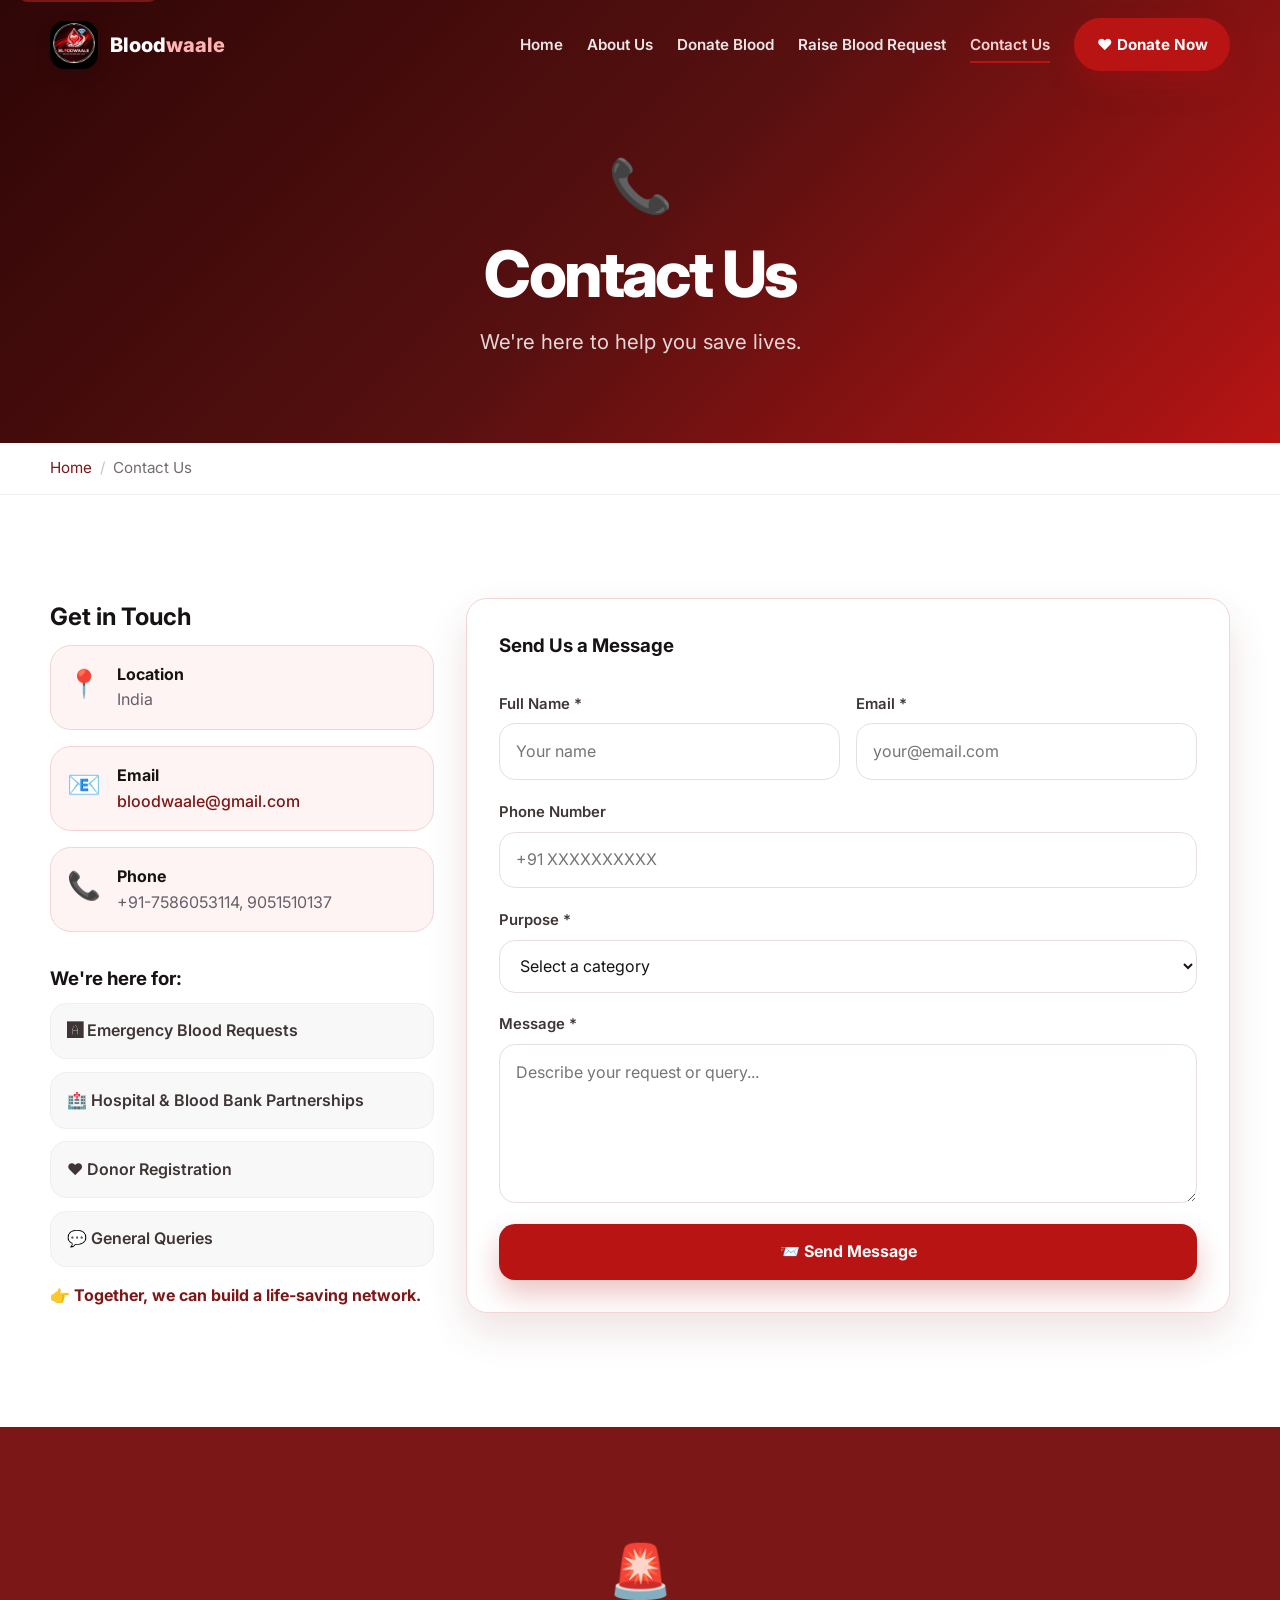
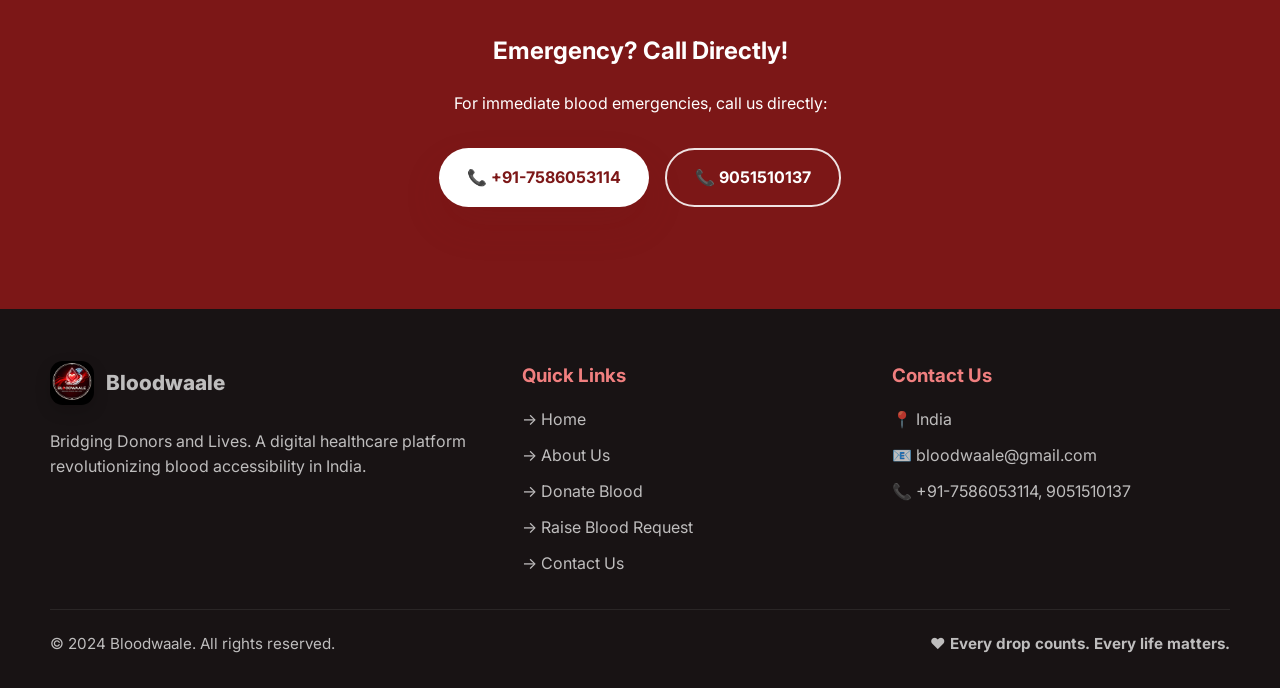
<file: contact.html>
<!DOCTYPE html>
<html lang="en-IN">
  <head>
    <meta charset="UTF-8" />
    <meta name="viewport" content="width=device-width, initial-scale=1.0" />
    <title>Contact Bloodwaale | Emergency Blood Help, Donor Support, Partnerships</title>
    <meta
      name="description"
      content="Contact Bloodwaale for emergency blood requests, donor registration, hospital partnerships, and support queries."
    />
    <meta name="robots" content="index,follow,max-image-preview:large,max-snippet:-1,max-video-preview:-1" />
    <meta name="author" content="Bloodwaale" />
    <meta name="theme-color" content="#7c1717" />
    <link rel="canonical" href="https://web-animation-studio--amitchoudhary61.replit.app/contact.html" />
    <link rel="apple-touch-icon" href="./logo.jpg" />
    <meta property="og:locale" content="en_IN" />
    <meta property="og:type" content="website" />
    <meta property="og:site_name" content="Bloodwaale" />
    <meta property="og:title" content="Contact Bloodwaale | Emergency Blood Help, Donor Support, Partnerships" />
    <meta property="og:description" content="Reach Bloodwaale for urgent blood help, donor registration, hospital and blood bank partnerships, and general support." />
    <meta property="og:url" content="https://web-animation-studio--amitchoudhary61.replit.app/contact.html" />
    <meta property="og:image" content="https://web-animation-studio--amitchoudhary61.replit.app/logo.jpg" />
    <meta property="og:image:width" content="512" />
    <meta property="og:image:height" content="512" />
    <meta property="og:image:alt" content="Bloodwaale logo" />
    <meta name="twitter:card" content="summary_large_image" />
    <meta name="twitter:title" content="Contact Bloodwaale | Emergency Blood Help, Donor Support, Partnerships" />
    <meta name="twitter:description" content="Contact Bloodwaale for blood emergencies, donor onboarding, and hospital or blood bank partnerships." />
    <meta name="twitter:image" content="https://web-animation-studio--amitchoudhary61.replit.app/logo.jpg" />
    <link rel="icon" type="image/svg+xml" href="./favicon.svg" />
    <link rel="preconnect" href="https://fonts.googleapis.com" />
    <link rel="preconnect" href="https://fonts.gstatic.com" crossorigin />
    <link
      href="https://fonts.googleapis.com/css2?family=Inter:wght@400;500;600;700;800&display=swap"
      rel="stylesheet"
    />
    <link rel="stylesheet" href="./styles.css" />
    <script defer src="./script.js"></script>
    <script type="application/ld+json">
      {
        "@context": "https://schema.org",
        "@type": "ContactPage",
        "name": "Contact Bloodwaale",
        "url": "https://web-animation-studio--amitchoudhary61.replit.app/contact.html",
        "description": "Contact Bloodwaale for blood requests, donor registration, and support.",
        "mainEntity": {
          "@type": "Organization",
          "name": "Bloodwaale",
          "email": "bloodwaale@gmail.com",
          "telephone": "+91-7586053114"
        }
      }
    </script>
    <script type="application/ld+json">
      {
        "@context": "https://schema.org",
        "@type": "LocalBusiness",
        "name": "Bloodwaale",
        "url": "https://web-animation-studio--amitchoudhary61.replit.app/",
        "image": "https://web-animation-studio--amitchoudhary61.replit.app/logo.jpg",
        "email": "bloodwaale@gmail.com",
        "telephone": "+91-7586053114",
        "address": {
          "@type": "PostalAddress",
          "addressCountry": "IN"
        },
        "areaServed": {
          "@type": "Country",
          "name": "India"
        }
      }
    </script>
    <script type="application/ld+json">
      {
        "@context": "https://schema.org",
        "@type": "BreadcrumbList",
        "itemListElement": [
          {
            "@type": "ListItem",
            "position": 1,
            "name": "Home",
            "item": "https://web-animation-studio--amitchoudhary61.replit.app/"
          },
          {
            "@type": "ListItem",
            "position": 2,
            "name": "Contact Us",
            "item": "https://web-animation-studio--amitchoudhary61.replit.app/contact.html"
          }
        ]
      }
    </script>
  </head>
  <body data-page="contact">
    <a class="skip-link" href="#main-content">Skip to content</a>
    <header class="site-header" id="siteHeader">
      <div class="container site-header__bar">
        <a class="brand" href="index.html" aria-label="Bloodwaale home">
          <img class="brand__logo" src="logo.jpg" alt="Bloodwaale logo" width="56" height="56" />
          <span class="brand__text">Blood<span class="brand__accent">waale</span></span>
        </a>
        <nav class="site-nav" aria-label="Primary navigation">
          <a class="site-nav__link" href="index.html">Home</a>
          <a class="site-nav__link" href="about.html">About Us</a>
          <a class="site-nav__link" href="donate.html">Donate Blood</a>
          <a class="site-nav__link" href="raise-request.html">Raise Blood Request</a>
          <a class="site-nav__link is-active" aria-current="page" href="contact.html">Contact Us</a>
          <a class="button button-primary" href="donate.html">&#10084;&#65039; Donate Now</a>
        </nav>
        <button class="nav-toggle" id="navToggle" aria-expanded="false" aria-controls="mobileMenu" aria-label="Open navigation menu">
          <span></span>
          <span></span>
          <span></span>
        </button>
      </div>
      <div class="mobile-menu" id="mobileMenu">
        <nav class="mobile-menu__links" aria-label="Mobile navigation">
          <a href="index.html">Home</a>
          <a href="about.html">About Us</a>
          <a href="donate.html">Donate Blood</a>
          <a href="raise-request.html">Raise Blood Request</a>
          <a class="is-active" aria-current="page" href="contact.html">Contact Us</a>
        </nav>
        <a class="button button-primary button-block" href="donate.html">&#10084;&#65039; Donate Now</a>
      </div>
    </header>
    <main id="main-content">
      <section class="hero hero-subpage">
        <div class="container hero-content hero-content-small center-text">
          <div class="hero-icon">&#128222;</div>
          <h1 class="hero-title hero-title-small reveal">Contact Us</h1>
          <p class="hero-copy reveal delay-1">We're here to help you save lives.</p>
        </div>
      </section>
      <nav class="breadcrumb" aria-label="Breadcrumb">
        <div class="container">
          <ol class="breadcrumb__list">
            <li><a href="index.html">Home</a></li>
            <li aria-current="page">Contact Us</li>
          </ol>
        </div>
      </nav>

      <section class="section section-white">
        <div class="container contact-layout">
          <aside class="contact-sidebar">
            <div class="reveal reveal-left">
              <h2>Get in Touch</h2>
              <div class="contact-list">
                <article class="contact-card"><div class="contact-card__icon">&#128205;</div><div><strong>Location</strong><span>India</span></div></article>
                <article class="contact-card"><div class="contact-card__icon">&#128231;</div><div><strong>Email</strong><a href="mailto:bloodwaale@gmail.com">bloodwaale@gmail.com</a></div></article>
                <article class="contact-card"><div class="contact-card__icon">&#128222;</div><div><strong>Phone</strong><span>+91-7586053114, 9051510137</span></div></article>
              </div>
            </div>
            <div class="reveal reveal-left delay-1">
              <h3>We're here for:</h3>
              <ul class="contact-purpose-list">
                <li>&#127344; Emergency Blood Requests</li>
                <li>&#127973; Hospital &amp; Blood Bank Partnerships</li>
                <li>&#10084;&#65039; Donor Registration</li>
                <li>&#128172; General Queries</li>
              </ul>
              <p class="sidebar-note">&#128073; Together, we can build a life-saving network.</p>
            </div>
          </aside>

          <div class="contact-form-wrap reveal reveal-right">
            <div class="form-card">
              <h3 style="padding: 2rem 2rem 0; margin: 0;">Send Us a Message</h3>
              <div class="form-success" id="contact-success" style="margin: 1rem 2rem 0;">
                &#9989; Your message has been sent! We'll get back to you soon.
              </div>
              <form data-success-target="contact-success">
                <div class="form-grid form-grid-2">
                  <label><span>Full Name *</span><input type="text" name="name" placeholder="Your name" required /></label>
                  <label><span>Email *</span><input type="email" name="email" placeholder="your@email.com" required /></label>
                </div>
                <label><span>Phone Number</span><input type="tel" name="phone" placeholder="+91 XXXXXXXXXX" /></label>
                <label>
                  <span>Purpose *</span>
                  <select name="category" required>
                    <option value="">Select a category</option>
                    <option value="emergency">Emergency Blood Request</option>
                    <option value="partnership">Hospital &amp; Blood Bank Partnership</option>
                    <option value="donation">Donor Registration</option>
                    <option value="general">General Query</option>
                  </select>
                </label>
                <label><span>Message *</span><textarea name="message" rows="5" placeholder="Describe your request or query..." required></textarea></label>
                <button class="button button-primary button-block" type="submit">&#128232; Send Message</button>
              </form>
            </div>
          </div>
        </div>
      </section>

      <section class="section section-cta">
        <div class="container center-text reveal">
          <div class="hero-icon heartbeat">&#128680;</div>
          <h2>Emergency? Call Directly!</h2>
          <p>For immediate blood emergencies, call us directly:</p>
          <div class="hero-actions">
            <a class="button button-light" href="tel:+917586053114">&#128222; +91-7586053114</a>
            <a class="button button-outline" href="tel:9051510137">&#128222; 9051510137</a>
          </div>
        </div>
      </section>
    </main>
    <footer class="site-footer">
      <div class="container">
        <div class="site-footer__grid">
          <section class="site-footer__col">
            <div class="site-footer__brand">
              <img class="brand__logo site-footer__logo" src="logo.jpg" alt="Bloodwaale logo" width="52" height="52" />
              <span>Blood<span class="brand__accent">waale</span></span>
            </div>
            <p>Bridging Donors and Lives. A digital healthcare platform revolutionizing blood accessibility in India.</p>
          </section>
          <section class="site-footer__col">
            <h3>Quick Links</h3>
            <ul>
              <li><a href="index.html">&#8594; Home</a></li>
              <li><a href="about.html">&#8594; About Us</a></li>
              <li><a href="donate.html">&#8594; Donate Blood</a></li>
              <li><a href="raise-request.html">&#8594; Raise Blood Request</a></li>
              <li><a href="contact.html">&#8594; Contact Us</a></li>
            </ul>
          </section>
          <section class="site-footer__col">
            <h3>Contact Us</h3>
            <ul>
              <li>&#128205; India</li>
              <li><a href="mailto:bloodwaale@gmail.com">&#128231; bloodwaale@gmail.com</a></li>
              <li>&#128222; +91-7586053114, 9051510137</li>
            </ul>
          </section>
        </div>
        <div class="site-footer__bottom">
          <span>&copy; 2024 Bloodwaale. All rights reserved.</span>
          <span class="footer-highlight heartbeat">&#10084;&#65039; Every drop counts. Every life matters.</span>
        </div>
      </div>
    </footer>
  </body>
</html>
</file>
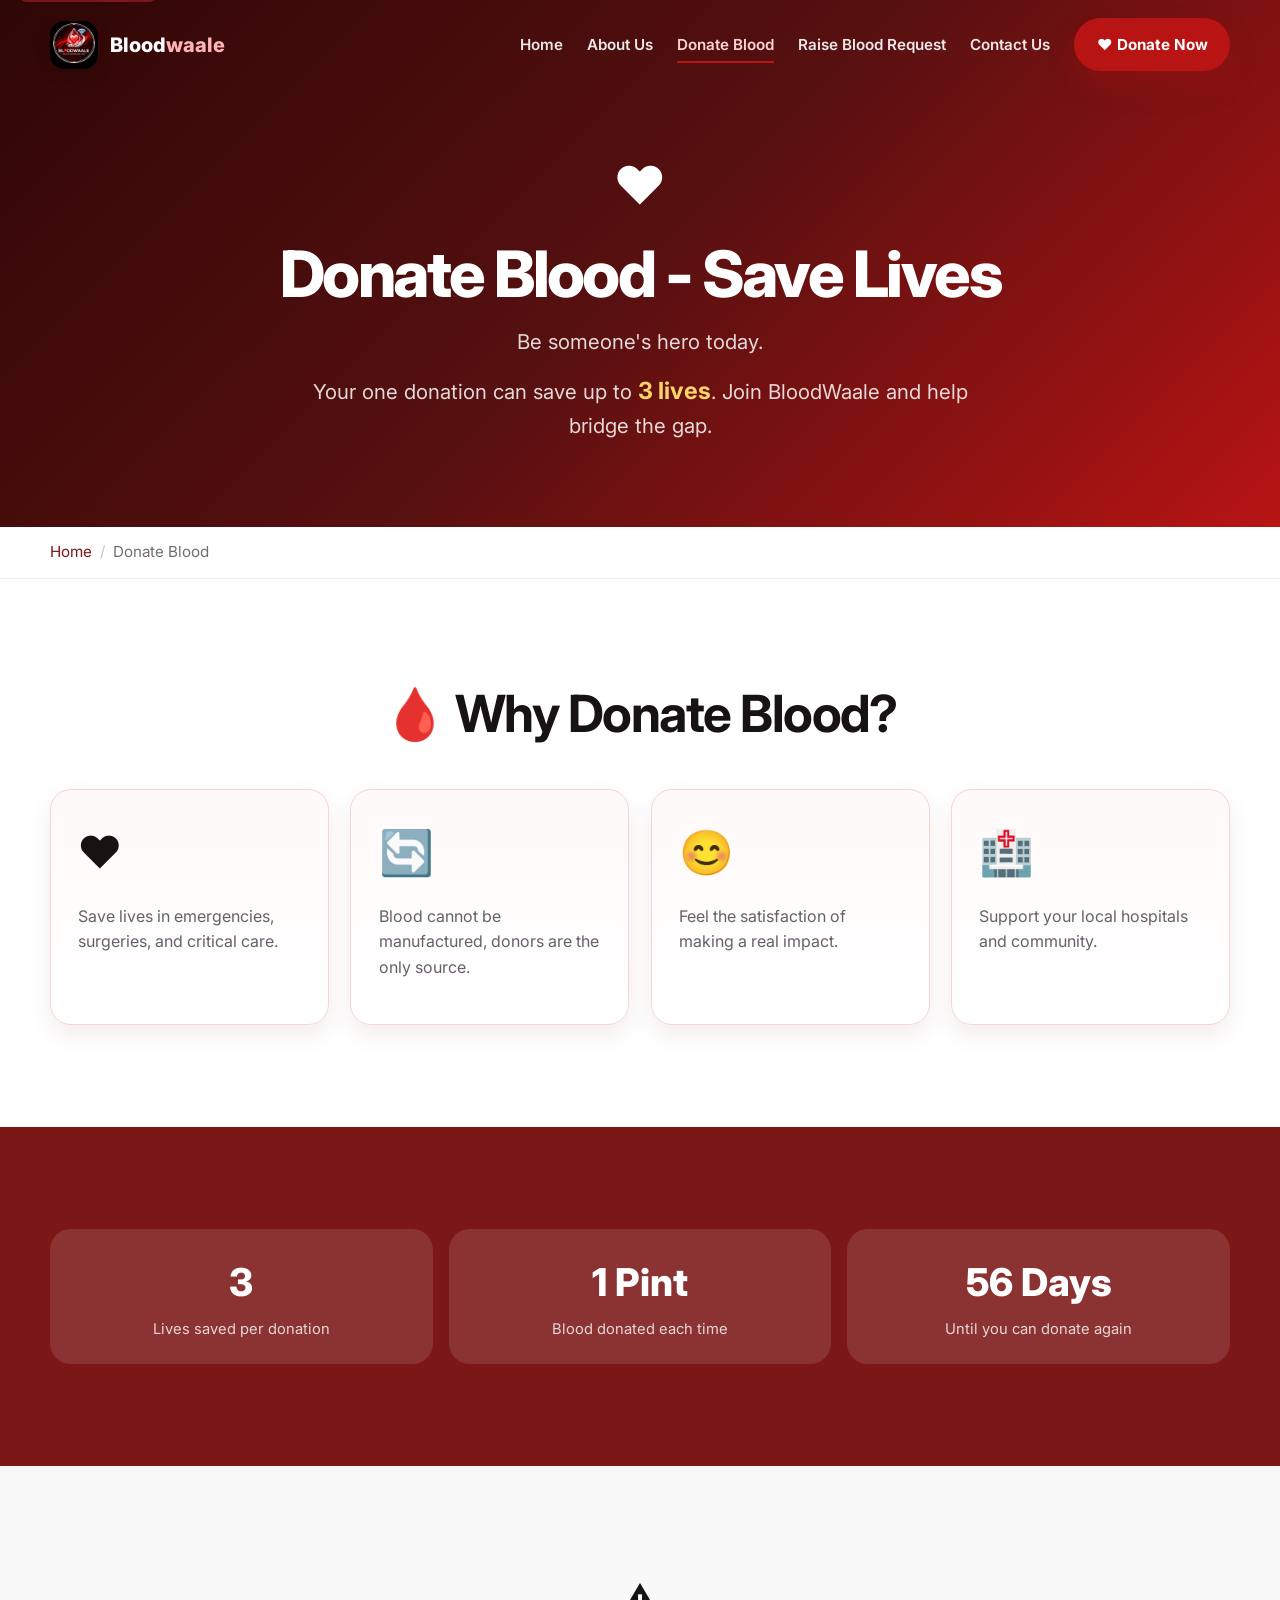
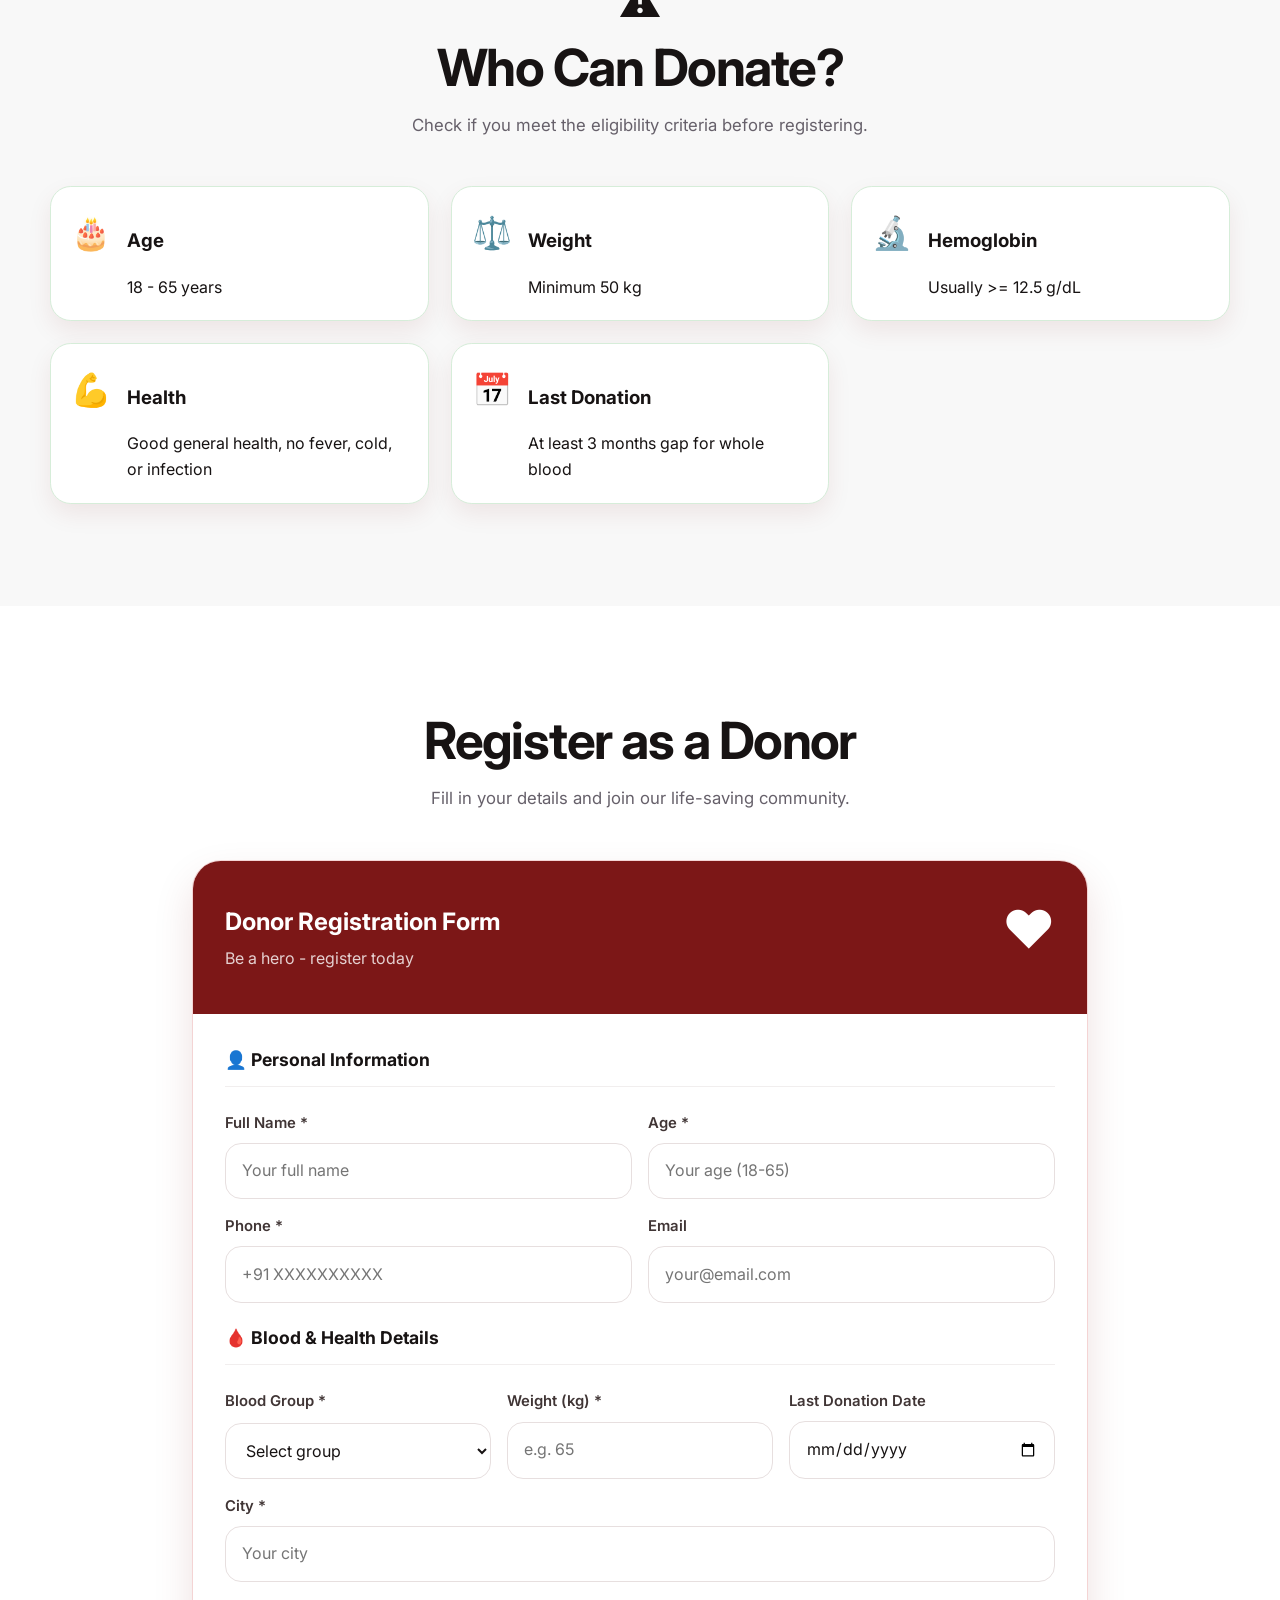
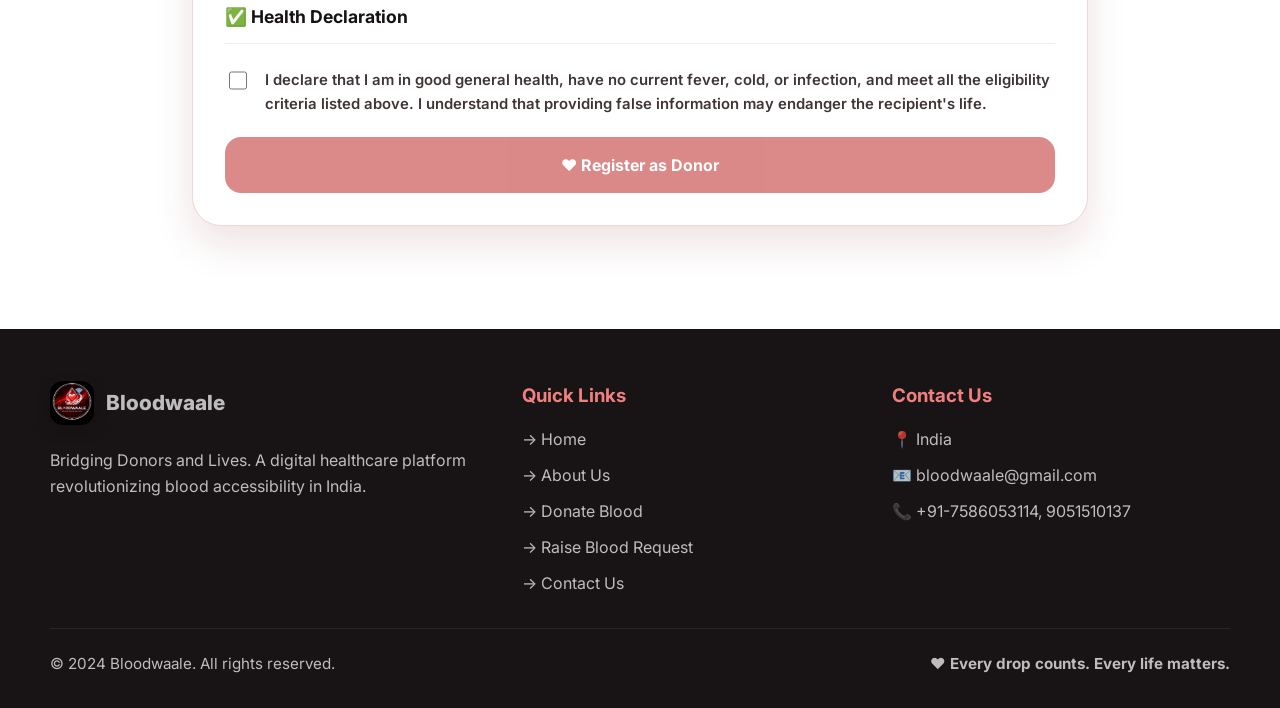
<file: donate.html>
<!DOCTYPE html>
<html lang="en-IN">
  <head>
    <meta charset="UTF-8" />
    <meta name="viewport" content="width=device-width, initial-scale=1.0" />
    <title>Donate Blood with Bloodwaale | Register as a Blood Donor in India</title>
    <meta
      name="description"
      content="Register as a blood donor with Bloodwaale, check donor eligibility, and help save lives across India."
    />
    <meta name="robots" content="index,follow,max-image-preview:large,max-snippet:-1,max-video-preview:-1" />
    <meta name="author" content="Bloodwaale" />
    <meta name="theme-color" content="#7c1717" />
    <link rel="canonical" href="https://web-animation-studio--amitchoudhary61.replit.app/donate.html" />
    <link rel="apple-touch-icon" href="./logo.jpg" />
    <meta property="og:locale" content="en_IN" />
    <meta property="og:type" content="website" />
    <meta property="og:site_name" content="Bloodwaale" />
    <meta property="og:title" content="Donate Blood with Bloodwaale | Register as a Blood Donor in India" />
    <meta property="og:description" content="Check blood donor eligibility and register with Bloodwaale to support patients, hospitals, and blood banks." />
    <meta property="og:url" content="https://web-animation-studio--amitchoudhary61.replit.app/donate.html" />
    <meta property="og:image" content="https://web-animation-studio--amitchoudhary61.replit.app/logo.jpg" />
    <meta property="og:image:width" content="512" />
    <meta property="og:image:height" content="512" />
    <meta property="og:image:alt" content="Bloodwaale logo" />
    <meta name="twitter:card" content="summary_large_image" />
    <meta name="twitter:title" content="Donate Blood with Bloodwaale | Register as a Blood Donor in India" />
    <meta name="twitter:description" content="Register as a donor with Bloodwaale and support blood donation across India." />
    <meta name="twitter:image" content="https://web-animation-studio--amitchoudhary61.replit.app/logo.jpg" />
    <link rel="icon" type="image/svg+xml" href="./favicon.svg" />
    <link rel="preconnect" href="https://fonts.googleapis.com" />
    <link rel="preconnect" href="https://fonts.gstatic.com" crossorigin />
    <link
      href="https://fonts.googleapis.com/css2?family=Inter:wght@400;500;600;700;800&display=swap"
      rel="stylesheet"
    />
    <link rel="stylesheet" href="./styles.css" />
    <script defer src="./script.js"></script>
    <script type="application/ld+json">
      {
        "@context": "https://schema.org",
        "@type": "WebPage",
        "name": "Donate Blood with Bloodwaale",
        "url": "https://web-animation-studio--amitchoudhary61.replit.app/donate.html",
        "description": "Blood donor registration and eligibility information for Bloodwaale."
      }
    </script>
    <script type="application/ld+json">
      {
        "@context": "https://schema.org",
        "@type": "BreadcrumbList",
        "itemListElement": [
          {
            "@type": "ListItem",
            "position": 1,
            "name": "Home",
            "item": "https://web-animation-studio--amitchoudhary61.replit.app/"
          },
          {
            "@type": "ListItem",
            "position": 2,
            "name": "Donate Blood",
            "item": "https://web-animation-studio--amitchoudhary61.replit.app/donate.html"
          }
        ]
      }
    </script>
  </head>
  <body data-page="donate">
    <a class="skip-link" href="#main-content">Skip to content</a>
    <header class="site-header" id="siteHeader">
      <div class="container site-header__bar">
        <a class="brand" href="index.html" aria-label="Bloodwaale home">
          <img class="brand__logo" src="logo.jpg" alt="Bloodwaale logo" width="56" height="56" />
          <span class="brand__text">Blood<span class="brand__accent">waale</span></span>
        </a>
        <nav class="site-nav" aria-label="Primary navigation">
          <a class="site-nav__link" href="index.html">Home</a>
          <a class="site-nav__link" href="about.html">About Us</a>
          <a class="site-nav__link is-active" aria-current="page" href="donate.html">Donate Blood</a>
          <a class="site-nav__link" href="raise-request.html">Raise Blood Request</a>
          <a class="site-nav__link" href="contact.html">Contact Us</a>
          <a class="button button-primary" href="donate.html">&#10084;&#65039; Donate Now</a>
        </nav>
        <button class="nav-toggle" id="navToggle" aria-expanded="false" aria-controls="mobileMenu" aria-label="Open navigation menu">
          <span></span>
          <span></span>
          <span></span>
        </button>
      </div>
      <div class="mobile-menu" id="mobileMenu">
        <nav class="mobile-menu__links" aria-label="Mobile navigation">
          <a href="index.html">Home</a>
          <a href="about.html">About Us</a>
          <a class="is-active" aria-current="page" href="donate.html">Donate Blood</a>
          <a href="raise-request.html">Raise Blood Request</a>
          <a href="contact.html">Contact Us</a>
        </nav>
        <a class="button button-primary button-block" href="donate.html">&#10084;&#65039; Donate Now</a>
      </div>
    </header>
    <main id="main-content">
      <section class="hero hero-subpage">
        <div class="container hero-content hero-content-small center-text">
          <div class="hero-icon heartbeat">&#10084;&#65039;</div>
          <h1 class="hero-title hero-title-small reveal">Donate Blood - Save Lives</h1>
          <p class="hero-copy reveal delay-1">Be someone's hero today.</p>
          <p class="hero-copy hero-copy-secondary reveal delay-2">
            Your one donation can save up to <strong>3 lives</strong>. Join BloodWaale and help bridge the gap.
          </p>
        </div>
      </section>
      <nav class="breadcrumb" aria-label="Breadcrumb">
        <div class="container">
          <ol class="breadcrumb__list">
            <li><a href="index.html">Home</a></li>
            <li aria-current="page">Donate Blood</li>
          </ol>
        </div>
      </nav>

      <section class="section section-white">
        <div class="container">
          <div class="section-heading reveal"><h2>&#129656; Why Donate Blood?</h2></div>
          <div class="grid grid-4">
            <article class="feature-card reveal"><div class="feature-card__icon">&#10084;&#65039;</div><p>Save lives in emergencies, surgeries, and critical care.</p></article>
            <article class="feature-card reveal delay-1"><div class="feature-card__icon">&#128260;</div><p>Blood cannot be manufactured, donors are the only source.</p></article>
            <article class="feature-card reveal delay-2"><div class="feature-card__icon">&#128522;</div><p>Feel the satisfaction of making a real impact.</p></article>
            <article class="feature-card reveal delay-3"><div class="feature-card__icon">&#127973;</div><p>Support your local hospitals and community.</p></article>
          </div>
        </div>
      </section>

      <section class="section section-cta">
        <div class="container">
          <div class="mini-stats reveal">
            <article><strong>3</strong><span>Lives saved per donation</span></article>
            <article><strong>1 Pint</strong><span>Blood donated each time</span></article>
            <article><strong>56 Days</strong><span>Until you can donate again</span></article>
          </div>
        </div>
      </section>

      <section class="section section-gray">
        <div class="container">
          <div class="section-heading reveal">
            <div class="section-icon">&#9888;&#65039;</div>
            <h2>Who Can Donate?</h2>
            <p>Check if you meet the eligibility criteria before registering.</p>
          </div>
          <div class="grid grid-3">
            <article class="eligibility-card reveal"><div class="feature-card__icon">&#127874;</div><div><h3>Age</h3><p>18 - 65 years</p></div></article>
            <article class="eligibility-card reveal delay-1"><div class="feature-card__icon">&#9878;&#65039;</div><div><h3>Weight</h3><p>Minimum 50 kg</p></div></article>
            <article class="eligibility-card reveal delay-2"><div class="feature-card__icon">&#128300;</div><div><h3>Hemoglobin</h3><p>Usually &gt;= 12.5 g/dL</p></div></article>
            <article class="eligibility-card reveal"><div class="feature-card__icon">&#128170;</div><div><h3>Health</h3><p>Good general health, no fever, cold, or infection</p></div></article>
            <article class="eligibility-card reveal delay-1"><div class="feature-card__icon">&#128197;</div><div><h3>Last Donation</h3><p>At least 3 months gap for whole blood</p></div></article>
          </div>
        </div>
      </section>

      <section class="section section-white">
        <div class="container form-page form-page-narrow">
          <div class="section-heading reveal">
            <h2>Register as a Donor</h2>
            <p>Fill in your details and join our life-saving community.</p>
          </div>

          <div class="form-success form-success-large" id="donor-success">
            <strong>&#127881; Thank You for Registering!</strong>
            <span>
              Welcome to the BloodWaale family! You've taken a step to save lives.
              We'll contact you when your blood type is urgently needed nearby.
            </span>
          </div>

          <div class="form-card form-card-large reveal">
            <div class="form-card__header form-card__header-split">
              <div><h2>Donor Registration Form</h2><p>Be a hero - register today</p></div>
              <div class="hero-icon heartbeat">&#10084;&#65039;</div>
            </div>

            <form data-success-target="donor-success" id="donor-form">
              <section class="form-section">
                <h3>&#128100; Personal Information</h3>
                <div class="form-grid form-grid-2">
                  <label><span>Full Name *</span><input type="text" name="fullName" placeholder="Your full name" required /></label>
                  <label><span>Age *</span><input type="number" name="age" min="18" max="65" placeholder="Your age (18-65)" required /></label>
                  <label><span>Phone *</span><input type="tel" name="phone" placeholder="+91 XXXXXXXXXX" required /></label>
                  <label><span>Email</span><input type="email" name="email" placeholder="your@email.com" /></label>
                </div>
              </section>

              <section class="form-section">
                <h3>&#129656; Blood &amp; Health Details</h3>
                <div class="form-grid form-grid-3">
                  <label>
                    <span>Blood Group *</span>
                    <select name="bloodGroup" required>
                      <option value="">Select group</option>
                      <option>A+</option><option>A-</option><option>B+</option><option>B-</option>
                      <option>AB+</option><option>AB-</option><option>O+</option><option>O-</option>
                    </select>
                  </label>
                  <label><span>Weight (kg) *</span><input type="number" name="weight" min="50" placeholder="e.g. 65" required /></label>
                  <label><span>Last Donation Date</span><input type="date" name="lastDonation" /></label>
                </div>
                <label><span>City *</span><input type="text" name="city" placeholder="Your city" required /></label>
              </section>

              <section class="form-section">
                <h3>&#9989; Health Declaration</h3>
                <label class="checkbox-row">
                  <input type="checkbox" id="healthDeclaration" required />
                  <span>
                    I declare that I am in good general health, have no current fever, cold, or infection,
                    and meet all the eligibility criteria listed above. I understand that providing false
                    information may endanger the recipient's life.
                  </span>
                </label>
              </section>

              <button class="button button-primary button-block" id="donor-submit" type="submit" disabled>
                &#10084;&#65039; Register as Donor
              </button>
            </form>
          </div>
        </div>
      </section>
    </main>
    <footer class="site-footer">
      <div class="container">
        <div class="site-footer__grid">
          <section class="site-footer__col">
            <div class="site-footer__brand">
              <img class="brand__logo site-footer__logo" src="logo.jpg" alt="Bloodwaale logo" width="52" height="52" />
              <span>Blood<span class="brand__accent">waale</span></span>
            </div>
            <p>Bridging Donors and Lives. A digital healthcare platform revolutionizing blood accessibility in India.</p>
          </section>
          <section class="site-footer__col">
            <h3>Quick Links</h3>
            <ul>
              <li><a href="index.html">&#8594; Home</a></li>
              <li><a href="about.html">&#8594; About Us</a></li>
              <li><a href="donate.html">&#8594; Donate Blood</a></li>
              <li><a href="raise-request.html">&#8594; Raise Blood Request</a></li>
              <li><a href="contact.html">&#8594; Contact Us</a></li>
            </ul>
          </section>
          <section class="site-footer__col">
            <h3>Contact Us</h3>
            <ul>
              <li>&#128205; India</li>
              <li><a href="mailto:bloodwaale@gmail.com">&#128231; bloodwaale@gmail.com</a></li>
              <li>&#128222; +91-7586053114, 9051510137</li>
            </ul>
          </section>
        </div>
        <div class="site-footer__bottom">
          <span>&copy; 2024 Bloodwaale. All rights reserved.</span>
          <span class="footer-highlight heartbeat">&#10084;&#65039; Every drop counts. Every life matters.</span>
        </div>
      </div>
    </footer>
  </body>
</html>
</file>
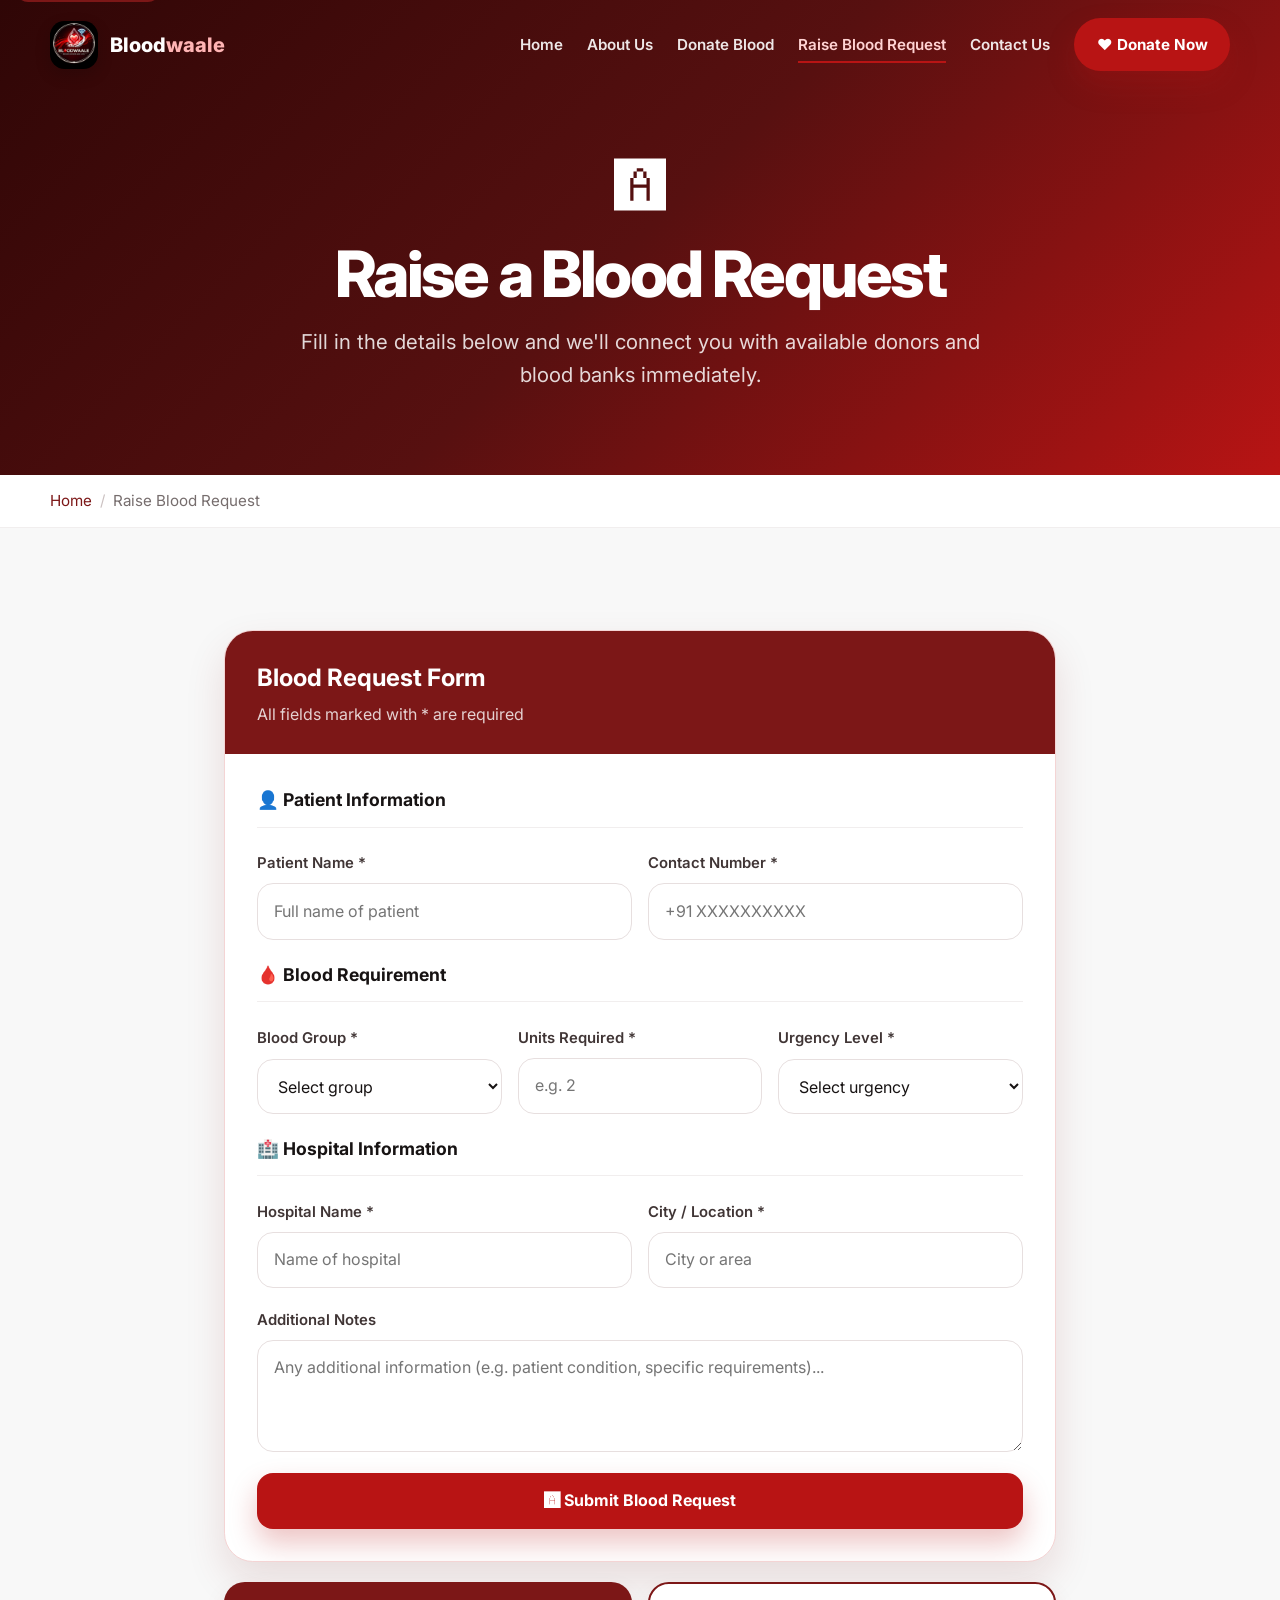
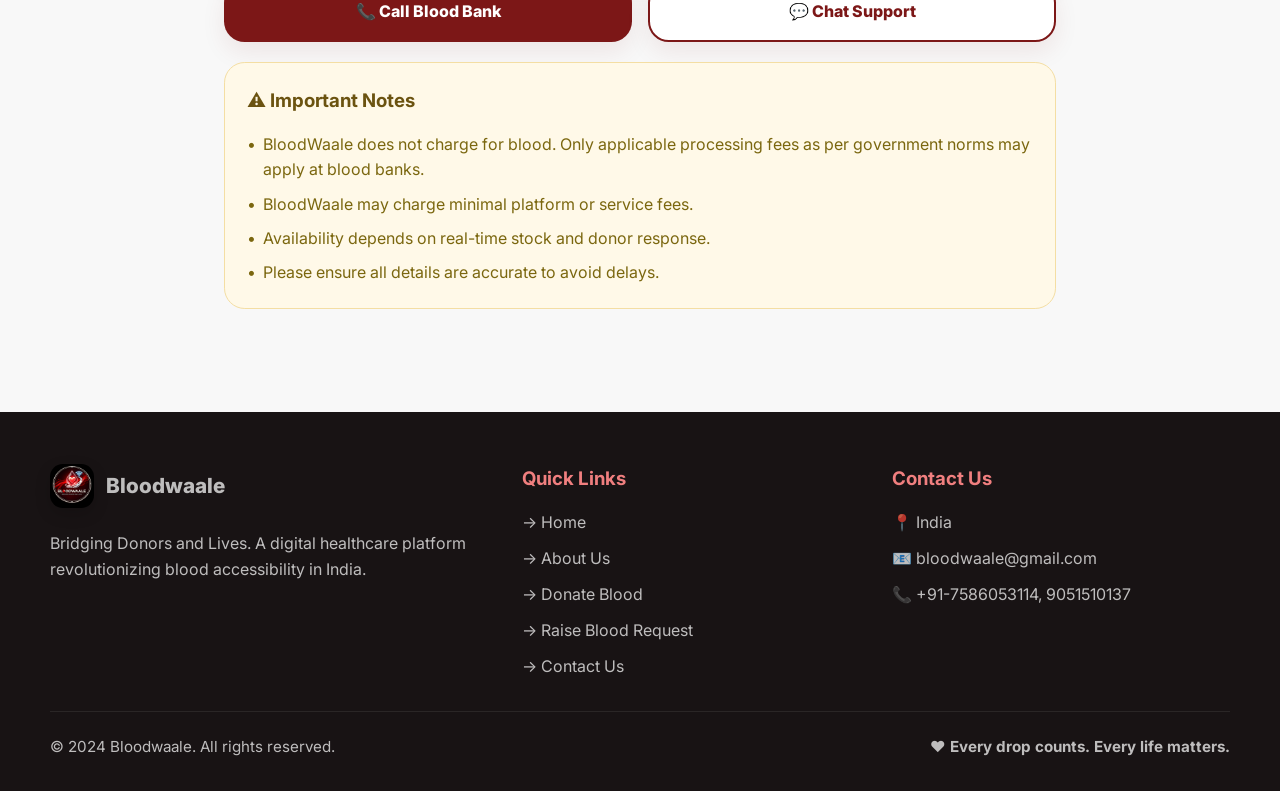
<file: raise-request.html>
<!DOCTYPE html>
<html lang="en-IN">
  <head>
    <meta charset="UTF-8" />
    <meta name="viewport" content="width=device-width, initial-scale=1.0" />
    <title>Raise a Blood Request | Bloodwaale Emergency Blood Support</title>
    <meta
      name="description"
      content="Submit an emergency blood request with Bloodwaale and connect with available donors and blood banks quickly."
    />
    <meta name="robots" content="index,follow,max-image-preview:large,max-snippet:-1,max-video-preview:-1" />
    <meta name="author" content="Bloodwaale" />
    <meta name="theme-color" content="#7c1717" />
    <link rel="canonical" href="https://web-animation-studio--amitchoudhary61.replit.app/raise-request.html" />
    <link rel="apple-touch-icon" href="./logo.jpg" />
    <meta property="og:locale" content="en_IN" />
    <meta property="og:type" content="website" />
    <meta property="og:site_name" content="Bloodwaale" />
    <meta property="og:title" content="Raise a Blood Request | Bloodwaale Emergency Blood Support" />
    <meta property="og:description" content="Raise an urgent blood request with Bloodwaale and share patient, hospital, blood group, and urgency details." />
    <meta property="og:url" content="https://web-animation-studio--amitchoudhary61.replit.app/raise-request.html" />
    <meta property="og:image" content="https://web-animation-studio--amitchoudhary61.replit.app/logo.jpg" />
    <meta property="og:image:width" content="512" />
    <meta property="og:image:height" content="512" />
    <meta property="og:image:alt" content="Bloodwaale logo" />
    <meta name="twitter:card" content="summary_large_image" />
    <meta name="twitter:title" content="Raise a Blood Request | Bloodwaale Emergency Blood Support" />
    <meta name="twitter:description" content="Submit a blood request with Bloodwaale and get connected with donors and blood banks." />
    <meta name="twitter:image" content="https://web-animation-studio--amitchoudhary61.replit.app/logo.jpg" />
    <link rel="icon" type="image/svg+xml" href="./favicon.svg" />
    <link rel="preconnect" href="https://fonts.googleapis.com" />
    <link rel="preconnect" href="https://fonts.gstatic.com" crossorigin />
    <link
      href="https://fonts.googleapis.com/css2?family=Inter:wght@400;500;600;700;800&display=swap"
      rel="stylesheet"
    />
    <link rel="stylesheet" href="./styles.css" />
    <script defer src="./script.js"></script>
    <script type="application/ld+json">
      {
        "@context": "https://schema.org",
        "@type": "WebPage",
        "name": "Raise a Blood Request",
        "url": "https://web-animation-studio--amitchoudhary61.replit.app/raise-request.html",
        "description": "Blood request submission page for Bloodwaale emergency support."
      }
    </script>
    <script type="application/ld+json">
      {
        "@context": "https://schema.org",
        "@type": "BreadcrumbList",
        "itemListElement": [
          {
            "@type": "ListItem",
            "position": 1,
            "name": "Home",
            "item": "https://web-animation-studio--amitchoudhary61.replit.app/"
          },
          {
            "@type": "ListItem",
            "position": 2,
            "name": "Raise Blood Request",
            "item": "https://web-animation-studio--amitchoudhary61.replit.app/raise-request.html"
          }
        ]
      }
    </script>
  </head>
  <body data-page="request">
    <a class="skip-link" href="#main-content">Skip to content</a>
    <header class="site-header" id="siteHeader">
      <div class="container site-header__bar">
        <a class="brand" href="index.html" aria-label="Bloodwaale home">
          <img class="brand__logo" src="logo.jpg" alt="Bloodwaale logo" width="56" height="56" />
          <span class="brand__text">Blood<span class="brand__accent">waale</span></span>
        </a>
        <nav class="site-nav" aria-label="Primary navigation">
          <a class="site-nav__link" href="index.html">Home</a>
          <a class="site-nav__link" href="about.html">About Us</a>
          <a class="site-nav__link" href="donate.html">Donate Blood</a>
          <a class="site-nav__link is-active" aria-current="page" href="raise-request.html">Raise Blood Request</a>
          <a class="site-nav__link" href="contact.html">Contact Us</a>
          <a class="button button-primary" href="donate.html">&#10084;&#65039; Donate Now</a>
        </nav>
        <button class="nav-toggle" id="navToggle" aria-expanded="false" aria-controls="mobileMenu" aria-label="Open navigation menu">
          <span></span>
          <span></span>
          <span></span>
        </button>
      </div>
      <div class="mobile-menu" id="mobileMenu">
        <nav class="mobile-menu__links" aria-label="Mobile navigation">
          <a href="index.html">Home</a>
          <a href="about.html">About Us</a>
          <a href="donate.html">Donate Blood</a>
          <a class="is-active" aria-current="page" href="raise-request.html">Raise Blood Request</a>
          <a href="contact.html">Contact Us</a>
        </nav>
        <a class="button button-primary button-block" href="donate.html">&#10084;&#65039; Donate Now</a>
      </div>
    </header>
    <main id="main-content">
      <section class="hero hero-subpage">
        <div class="container hero-content hero-content-small center-text">
          <div class="hero-icon heartbeat">&#127344;</div>
          <h1 class="hero-title hero-title-small reveal">Raise a Blood Request</h1>
          <p class="hero-copy reveal delay-1">
            Fill in the details below and we'll connect you with available donors and blood banks immediately.
          </p>
        </div>
      </section>
      <nav class="breadcrumb" aria-label="Breadcrumb">
        <div class="container">
          <ol class="breadcrumb__list">
            <li><a href="index.html">Home</a></li>
            <li aria-current="page">Raise Blood Request</li>
          </ol>
        </div>
      </nav>

      <section class="section section-gray">
        <div class="container form-page">
          <div class="form-success form-success-large" id="request-success">
            <strong>&#9989; Request Submitted Successfully!</strong>
            <span>
              We've received your request. Our team is actively looking for matching donors and blood banks.
              You'll be contacted shortly.
            </span>
          </div>

          <div class="form-card form-card-large">
            <div class="form-card__header">
              <h2>Blood Request Form</h2>
              <p>All fields marked with * are required</p>
            </div>
            <form data-success-target="request-success">
              <section class="form-section">
                <h3>&#128100; Patient Information</h3>
                <div class="form-grid form-grid-2">
                  <label><span>Patient Name *</span><input type="text" name="patientName" placeholder="Full name of patient" required /></label>
                  <label><span>Contact Number *</span><input type="tel" name="contactNumber" placeholder="+91 XXXXXXXXXX" required /></label>
                </div>
              </section>

              <section class="form-section">
                <h3>&#129656; Blood Requirement</h3>
                <div class="form-grid form-grid-3">
                  <label>
                    <span>Blood Group *</span>
                    <select name="bloodGroup" required>
                      <option value="">Select group</option>
                      <option>A+</option><option>A-</option><option>B+</option><option>B-</option>
                      <option>AB+</option><option>AB-</option><option>O+</option><option>O-</option>
                      <option>Unknown</option>
                    </select>
                  </label>
                  <label><span>Units Required *</span><input type="number" name="units" min="1" max="20" placeholder="e.g. 2" required /></label>
                  <label>
                    <span>Urgency Level *</span>
                    <select name="urgency" required>
                      <option value="">Select urgency</option>
                      <option>Critical (within 1 hour)</option>
                      <option>Urgent (within 24 hours)</option>
                      <option>Normal (within 48+ hours)</option>
                    </select>
                  </label>
                </div>
              </section>

              <section class="form-section">
                <h3>&#127973; Hospital Information</h3>
                <div class="form-grid form-grid-2">
                  <label><span>Hospital Name *</span><input type="text" name="hospitalName" placeholder="Name of hospital" required /></label>
                  <label><span>City / Location *</span><input type="text" name="city" placeholder="City or area" required /></label>
                </div>
              </section>

              <label>
                <span>Additional Notes</span>
                <textarea name="notes" rows="3" placeholder="Any additional information (e.g. patient condition, specific requirements)..."></textarea>
              </label>

              <button class="button button-primary button-block" type="submit">&#127344; Submit Blood Request</button>
            </form>
          </div>

          <div class="support-actions reveal">
            <a class="support-link support-link-primary" href="tel:+917586053114">&#128222; Call Blood Bank</a>
            <a class="support-link support-link-secondary" href="mailto:bloodwaale@gmail.com">&#128172; Chat Support</a>
          </div>

          <div class="important-notes reveal">
            <h3>&#9888;&#65039; Important Notes</h3>
            <ul class="plain-list plain-list-dark">
              <li>BloodWaale does not charge for blood. Only applicable processing fees as per government norms may apply at blood banks.</li>
              <li>BloodWaale may charge minimal platform or service fees.</li>
              <li>Availability depends on real-time stock and donor response.</li>
              <li>Please ensure all details are accurate to avoid delays.</li>
            </ul>
          </div>
        </div>
      </section>
    </main>
    <footer class="site-footer">
      <div class="container">
        <div class="site-footer__grid">
          <section class="site-footer__col">
            <div class="site-footer__brand">
              <img class="brand__logo site-footer__logo" src="logo.jpg" alt="Bloodwaale logo" width="52" height="52" />
              <span>Blood<span class="brand__accent">waale</span></span>
            </div>
            <p>Bridging Donors and Lives. A digital healthcare platform revolutionizing blood accessibility in India.</p>
          </section>
          <section class="site-footer__col">
            <h3>Quick Links</h3>
            <ul>
              <li><a href="index.html">&#8594; Home</a></li>
              <li><a href="about.html">&#8594; About Us</a></li>
              <li><a href="donate.html">&#8594; Donate Blood</a></li>
              <li><a href="raise-request.html">&#8594; Raise Blood Request</a></li>
              <li><a href="contact.html">&#8594; Contact Us</a></li>
            </ul>
          </section>
          <section class="site-footer__col">
            <h3>Contact Us</h3>
            <ul>
              <li>&#128205; India</li>
              <li><a href="mailto:bloodwaale@gmail.com">&#128231; bloodwaale@gmail.com</a></li>
              <li>&#128222; +91-7586053114, 9051510137</li>
            </ul>
          </section>
        </div>
        <div class="site-footer__bottom">
          <span>&copy; 2024 Bloodwaale. All rights reserved.</span>
          <span class="footer-highlight heartbeat">&#10084;&#65039; Every drop counts. Every life matters.</span>
        </div>
      </div>
    </footer>
  </body>
</html>
</file>
<file: styles.css>
:root {
  --bg: #fffdfd;
  --text: #171313;
  --muted: #66606a;
  --white: #ffffff;
  --red-900: #2f0606;
  --red-800: #571010;
  --red-700: #7c1717;
  --red-600: #971717;
  --red-500: #b81414;
  --red-400: #d94b4b;
  --red-100: #f4d4d4;
  --red-50: #fff4f4;
  --gray-50: #f8f8f8;
  --gray-100: #f1eeee;
  --gray-200: #e7dfdf;
  --gray-300: #cbc1c1;
  --gray-500: #766d6d;
  --gray-700: #403535;
  --gray-900: #181314;
  --green-50: #f0fcf2;
  --green-200: #bde5c4;
  --green-800: #1b5c2a;
  --yellow-50: #fff9e8;
  --yellow-200: #f4dea3;
  --yellow-900: #6b5310;
  --blue-50: #eff7ff;
  --blue-200: #cfe3ff;
  --shadow-sm: 0 10px 24px rgba(112, 16, 16, 0.08);
  --shadow-md: 0 18px 40px rgba(112, 16, 16, 0.12);
  --shadow-lg: 0 24px 64px rgba(112, 16, 16, 0.16);
  --radius-sm: 0.9rem;
  --radius-md: 1.3rem;
  --radius-lg: 1.8rem;
  --container: min(1180px, calc(100% - 2rem));
  --transition: 0.28s ease;
}

*,
*::before,
*::after {
  box-sizing: border-box;
}

html {
  scroll-behavior: smooth;
}

body {
  margin: 0;
  font-family: "Inter", sans-serif;
  background: var(--bg);
  color: var(--text);
  line-height: 1.6;
}

body.menu-open {
  overflow: hidden;
}

img {
  max-width: 100%;
  display: block;
}

a {
  color: inherit;
  text-decoration: none;
}

button,
input,
select,
textarea {
  font: inherit;
}

button {
  cursor: pointer;
}

.skip-link {
  position: absolute;
  left: 1rem;
  top: -3rem;
  z-index: 2000;
  background: var(--red-700);
  color: var(--white);
  padding: 0.75rem 1rem;
  border-radius: 0.75rem;
  transition: top var(--transition);
}

.skip-link:focus {
  top: 1rem;
}

.container {
  width: var(--container);
  margin: 0 auto;
}

.center-text {
  text-align: center;
}

.site-header {
  position: fixed;
  inset: 0 0 auto;
  z-index: 1000;
  transition: background-color var(--transition), box-shadow var(--transition), padding var(--transition);
  padding: 1.15rem 0;
}

.site-header.scrolled {
  background: rgba(255, 255, 255, 0.98);
  box-shadow: 0 8px 24px rgba(0, 0, 0, 0.08);
  padding: 0.75rem 0;
  backdrop-filter: blur(16px);
}

.site-header__bar {
  display: flex;
  align-items: center;
  justify-content: space-between;
  gap: 1rem;
}

.brand {
  display: inline-flex;
  align-items: center;
  gap: 0.75rem;
  font-weight: 800;
  font-size: 1.25rem;
  color: var(--white);
}

.site-header.scrolled .brand {
  color: var(--red-700);
}

.brand__mark {
  font-size: 1.85rem;
}

.brand__logo {
  width: 3rem;
  height: 3rem;
  object-fit: cover;
  border-radius: 0.9rem;
  box-shadow: 0 6px 16px rgba(0, 0, 0, 0.16);
  flex: 0 0 auto;
}

.brand__text {
  line-height: 1;
}

.brand__accent {
  color: #ffb4b4;
}

.site-header.scrolled .brand__accent {
  color: var(--red-900);
}

.site-nav {
  display: flex;
  align-items: center;
  gap: 1.5rem;
}

.site-nav__link {
  position: relative;
  font-size: 0.95rem;
  font-weight: 600;
  color: rgba(255, 255, 255, 0.9);
  transition: color var(--transition);
}

.site-header.scrolled .site-nav__link {
  color: var(--gray-700);
}

.site-nav__link::after {
  content: "";
  position: absolute;
  left: 0;
  bottom: -0.35rem;
  width: 100%;
  height: 2px;
  transform: scaleX(0);
  transform-origin: left;
  background: var(--red-500);
  transition: transform var(--transition);
}

.site-nav__link:hover::after,
.site-nav__link.is-active::after {
  transform: scaleX(1);
}

.site-nav__link.is-active {
  color: #ffd3d3;
}

.site-header.scrolled .site-nav__link.is-active {
  color: var(--red-700);
}

.nav-toggle {
  display: none;
  width: 3rem;
  height: 3rem;
  border: 0;
  border-radius: 0.9rem;
  background: transparent;
  padding: 0.75rem;
}

.nav-toggle span {
  display: block;
  width: 100%;
  height: 2px;
  margin: 0.28rem 0;
  background: var(--white);
  transition: transform var(--transition), opacity var(--transition), background var(--transition);
}

.site-header.scrolled .nav-toggle span {
  background: var(--gray-900);
}

.nav-toggle[aria-expanded="true"] span:nth-child(1) {
  transform: translateY(0.58rem) rotate(45deg);
}

.nav-toggle[aria-expanded="true"] span:nth-child(2) {
  opacity: 0;
}

.nav-toggle[aria-expanded="true"] span:nth-child(3) {
  transform: translateY(-0.58rem) rotate(-45deg);
}

.mobile-menu {
  display: none;
  position: fixed;
  inset: 5.2rem 1rem auto;
  z-index: 999;
  background: rgba(255, 255, 255, 0.99);
  border: 1px solid var(--red-100);
  border-radius: var(--radius-md);
  box-shadow: var(--shadow-md);
  padding: 1rem;
}

.mobile-menu.is-open {
  display: block;
}

.mobile-menu__links {
  display: grid;
  gap: 0.35rem;
}

.mobile-menu__links a {
  padding: 0.9rem 0.95rem;
  border-radius: 0.9rem;
  font-weight: 600;
  color: var(--gray-700);
}

.mobile-menu__links a.is-active,
.mobile-menu__links a:hover {
  background: var(--red-50);
  color: var(--red-700);
}

.mobile-menu .button {
  margin-top: 0.85rem;
}

.button {
  display: inline-flex;
  align-items: center;
  justify-content: center;
  gap: 0.55rem;
  border: 0;
  border-radius: 999px;
  padding: 0.9rem 1.75rem;
  font-weight: 700;
  transition: transform var(--transition), box-shadow var(--transition), background-color var(--transition), color var(--transition), border-color var(--transition);
}

.button:hover {
  transform: translateY(-2px);
}

.button:disabled {
  cursor: not-allowed;
  opacity: 0.5;
  transform: none;
  box-shadow: none;
}

.button-primary {
  background: var(--red-500);
  color: var(--white);
  box-shadow: 0 14px 28px rgba(184, 20, 20, 0.25);
}

.button-primary:hover {
  background: var(--red-600);
}

.button-light {
  background: var(--white);
  color: var(--red-700);
  box-shadow: var(--shadow-md);
}

.button-outline {
  background: transparent;
  color: var(--white);
  border: 2px solid rgba(255, 255, 255, 0.88);
}

.button-outline:hover {
  background: rgba(255, 255, 255, 0.08);
}

.button-block {
  width: 100%;
  border-radius: 1rem;
  min-height: 3.5rem;
}

.site-nav .button-primary {
  padding-inline: 1.4rem;
  font-size: 0.95rem;
}

.hero {
  position: relative;
  overflow: hidden;
  background: linear-gradient(135deg, var(--red-900), var(--red-800), var(--red-500));
  color: var(--white);
}

.hero-home {
  min-height: 100svh;
  display: grid;
  place-items: center;
}

.hero-subpage {
  padding: 9rem 0 5.25rem;
}

.breadcrumb {
  background: var(--white);
  border-bottom: 1px solid var(--gray-100);
}

.breadcrumb__list {
  margin: 0;
  padding: 0.85rem 0;
  list-style: none;
  display: flex;
  flex-wrap: wrap;
  gap: 0.5rem;
  color: var(--gray-500);
  font-size: 0.95rem;
}

.breadcrumb__list li + li::before {
  content: "/";
  margin-right: 0.5rem;
  color: var(--gray-300);
}

.breadcrumb__list a {
  color: var(--red-700);
}

.hero-content {
  position: relative;
  z-index: 1;
  padding: 6rem 0 4rem;
}

.hero-content-small {
  padding: 0;
}

.pill {
  display: inline-flex;
  align-items: center;
  gap: 0.55rem;
  padding: 0.65rem 1rem;
  border-radius: 999px;
  background: rgba(255, 255, 255, 0.1);
  backdrop-filter: blur(12px);
  font-size: 0.95rem;
  font-weight: 600;
}

.hero-title {
  margin: 1rem 0 1.25rem;
  font-size: clamp(2.9rem, 6vw, 5.6rem);
  line-height: 0.98;
  font-weight: 800;
  letter-spacing: -0.04em;
}

.hero-title span {
  color: #ffb3b3;
}

.hero-title small {
  display: inline-block;
  margin-top: 0.9rem;
  font-size: clamp(1.3rem, 2.4vw, 2rem);
  line-height: 1.2;
  color: rgba(255, 255, 255, 0.82);
  font-weight: 500;
}

.hero-title-small {
  font-size: clamp(2.6rem, 5vw, 4.2rem);
}

.hero-copy {
  max-width: 44rem;
  margin: 0 auto;
  font-size: clamp(1.05rem, 2vw, 1.28rem);
  color: rgba(255, 255, 255, 0.84);
}

.hero-copy-secondary {
  margin-top: 0.85rem;
}

.hero-copy-secondary strong {
  color: #ffd56b;
  font-size: 1.15em;
}

.hero-actions {
  display: flex;
  flex-wrap: wrap;
  justify-content: center;
  gap: 1rem;
  margin-top: 2rem;
}

.hero-stats {
  display: grid;
  grid-template-columns: repeat(3, minmax(0, 1fr));
  gap: 1rem;
  max-width: 48rem;
  margin: 3.25rem auto 0;
}

.glass-card,
.glass-panel {
  background: rgba(255, 255, 255, 0.1);
  backdrop-filter: blur(14px);
  border: 1px solid rgba(255, 255, 255, 0.16);
  border-radius: var(--radius-md);
}

.stat-card {
  padding: 1.15rem 1rem;
  text-align: center;
}

.stat-card strong,
.mini-stats strong {
  display: block;
  font-size: clamp(1.8rem, 3vw, 2.6rem);
  font-weight: 800;
}

.stat-card span,
.mini-stats span {
  display: block;
  margin-top: 0.3rem;
  font-size: 0.92rem;
  color: rgba(255, 255, 255, 0.8);
}

.hero-blood-bg {
  position: absolute;
  inset: 0;
  overflow: hidden;
}

.hero-drop {
  position: absolute;
  width: 2.5rem;
  height: 3rem;
  border-radius: 50% 50% 60% 60%;
  background: rgba(255, 255, 255, 0.08);
  transform: rotate(45deg);
  animation: float 4.5s ease-in-out infinite;
}

.hero-drop::before {
  content: "";
  position: absolute;
  inset: -50% 0 auto;
  height: 100%;
  border-radius: inherit;
  background: inherit;
}

.hero-icon {
  font-size: 3.25rem;
  margin-bottom: 1rem;
}

.hero-logo {
  width: clamp(5.5rem, 10vw, 7.5rem);
  height: clamp(5.5rem, 10vw, 7.5rem);
  object-fit: cover;
  border-radius: 1.6rem;
  border: 3px solid rgba(255, 255, 255, 0.22);
  box-shadow: var(--shadow-lg);
  margin: 0 auto 1.4rem;
}

.scroll-indicator {
  position: absolute;
  left: 50%;
  bottom: 1.8rem;
  width: 1.75rem;
  height: 3rem;
  border: 2px solid rgba(255, 255, 255, 0.55);
  border-radius: 999px;
  transform: translateX(-50%);
  display: flex;
  justify-content: center;
  padding: 0.35rem;
}

.scroll-indicator__dot {
  width: 0.34rem;
  height: 0.7rem;
  background: rgba(255, 255, 255, 0.74);
  border-radius: 999px;
  animation: bounceDot 1.5s ease-in-out infinite;
}

.section {
  padding: clamp(4.2rem, 8vw, 6.8rem) 0;
}

.section-white {
  background: var(--white);
}

.section-gray {
  background: var(--gray-50);
}

.section-soft-red {
  background: #fff7f7;
}

.section-deep {
  background: linear-gradient(135deg, #521010, #8d1f1f);
}

.section-dark {
  background: linear-gradient(135deg, #161112, #420d0d);
}

.section-cta,
.section-cta-dark {
  background: var(--red-700);
  color: var(--white);
}

.section-heading {
  max-width: 48rem;
  margin: 0 auto 3rem;
  text-align: center;
}

.section-heading h2,
.section-title-light,
.split h2,
.table-title {
  margin: 0.2rem 0 0.8rem;
  font-size: clamp(2rem, 4vw, 3.2rem);
  line-height: 1.1;
  letter-spacing: -0.03em;
}

.section-heading p,
.split p,
.lead,
.section-copy-light {
  color: var(--muted);
  font-size: 1.05rem;
}

.section-title-light,
.section-copy-light,
.section-heading .section-title-light {
  color: var(--white);
}

.section-icon {
  font-size: 2.6rem;
}

.section-icon-left {
  margin-bottom: 1rem;
}

.grid {
  display: grid;
  gap: 1.35rem;
}

.grid-2 {
  grid-template-columns: repeat(2, minmax(0, 1fr));
}

.grid-3 {
  grid-template-columns: repeat(3, minmax(0, 1fr));
}

.grid-4 {
  grid-template-columns: repeat(4, minmax(0, 1fr));
}

.split {
  display: grid;
  grid-template-columns: repeat(2, minmax(0, 1fr));
  gap: clamp(2rem, 6vw, 5rem);
}

.split-center {
  align-items: center;
}

.feature-card,
.step-card,
.service-card,
.component-card,
.eligibility-card,
.rare-card,
.panel,
.contact-card,
.support-link,
.important-notes,
.form-card,
.stats-panel,
.banner-card,
.notice-card {
  border-radius: var(--radius-md);
}

.feature-card,
.step-card,
.service-card {
  border: 1px solid var(--red-100);
  background: linear-gradient(180deg, #fffaf9, #ffffff);
  box-shadow: var(--shadow-sm);
  padding: 1.7rem;
  transition: transform var(--transition), box-shadow var(--transition);
}

.feature-card:hover,
.step-card:hover,
.service-card:hover,
.component-card:hover,
.eligibility-card:hover,
.rare-card:hover {
  transform: translateY(-6px);
  box-shadow: var(--shadow-md);
}

.feature-card__icon,
.step-card__icon {
  font-size: 2.75rem;
  margin-bottom: 0.9rem;
}

.feature-card h3,
.step-card h3,
.service-card h3,
.component-card h3,
.rare-card h3,
.panel h3,
.contact-form-wrap h3,
.form-section h3,
.important-notes h3,
.stats-panel strong,
.contact-sidebar h2,
.contact-sidebar h3 {
  margin: 0 0 0.55rem;
}

.feature-card p,
.step-card p,
.service-card p,
.component-card p,
.contact-card span,
.contact-card a,
.contact-purpose-list,
.form-card p,
.important-notes li,
.plain-list,
.banner-card span,
.support-link,
.notice-card {
  color: var(--muted);
}

.step-card {
  position: relative;
  background: var(--white);
}

.step-card__step {
  display: inline-block;
  margin-bottom: 0.75rem;
  color: var(--red-400);
  font-size: 0.76rem;
  font-weight: 800;
  text-transform: uppercase;
  letter-spacing: 0.14em;
}

.banner-card {
  margin-top: 1.5rem;
  padding: 1.5rem;
  background: var(--red-700);
  text-align: center;
  color: var(--white);
}

.banner-card p,
.banner-card span {
  color: inherit;
}

.banner-card strong {
  color: #ffd45d;
}

.check-grid {
  display: grid;
  grid-template-columns: repeat(2, minmax(0, 1fr));
  gap: 0.75rem;
  margin-top: 1.5rem;
}

.check-grid span {
  display: flex;
  gap: 0.5rem;
  align-items: center;
  color: rgba(255, 255, 255, 0.88);
  font-weight: 500;
}

.blood-orbit {
  display: flex;
  justify-content: center;
}

.blood-orbit__outer {
  display: grid;
  place-items: center;
  width: min(18rem, 65vw);
  aspect-ratio: 1;
  border-radius: 50%;
  background: rgba(255, 255, 255, 0.12);
  animation: pulseRing 2.4s infinite;
}

.blood-orbit__inner {
  display: grid;
  place-items: center;
  width: 72%;
  aspect-ratio: 1;
  border-radius: 50%;
  background: rgba(255, 255, 255, 0.16);
}

.blood-orbit__inner span {
  font-size: clamp(4rem, 8vw, 5.2rem);
}

.component-card {
  border: 2px solid transparent;
  box-shadow: var(--shadow-sm);
  padding: 1.45rem;
}

.component-card span {
  display: inline-block;
  margin-top: 0.2rem;
  margin-bottom: 0.2rem;
  color: var(--red-700);
  font-size: 0.72rem;
  font-weight: 800;
  letter-spacing: 0.1em;
  text-transform: uppercase;
}

.component-card__icon {
  font-size: 2.5rem;
  margin-bottom: 0.8rem;
}

.component-card-red {
  background: var(--red-50);
  border-color: var(--red-100);
}

.component-card-yellow {
  background: var(--yellow-50);
  border-color: var(--yellow-200);
}

.component-card-neutral {
  background: var(--gray-50);
  border-color: var(--gray-200);
}

.component-card-blue {
  background: var(--blue-50);
  border-color: var(--blue-200);
}

.blood-groups {
  margin-bottom: 2rem;
}

.panel {
  padding: 2rem;
  box-shadow: var(--shadow-sm);
}

.panel-red {
  background: var(--red-50);
  border: 1px solid var(--red-100);
}

.panel-gray {
  background: var(--gray-50);
  border: 1px solid var(--gray-200);
}

.blood-group-grid,
.rh-grid {
  display: grid;
  grid-template-columns: repeat(2, minmax(0, 1fr));
  gap: 1rem;
}

.blood-group-grid div,
.rh-card {
  display: grid;
  place-items: center;
  min-height: 6rem;
  background: var(--white);
  border-radius: 1rem;
  box-shadow: var(--shadow-sm);
  border: 1px solid var(--red-100);
  font-size: 1.9rem;
  font-weight: 800;
  color: var(--red-700);
}

.rh-card {
  gap: 0.5rem;
  padding: 1rem;
  font-size: 1rem;
}

.rh-card span {
  font-size: 2rem;
}

.rh-card-positive {
  color: var(--green-800);
  background: #f0faf3;
  border-color: #c8ead1;
}

.rh-card-negative {
  color: var(--red-700);
  background: var(--red-50);
}

.table-wrap {
  margin-top: 1rem;
}

.table-scroll {
  overflow-x: auto;
  border-radius: var(--radius-md);
  border: 1px solid var(--red-100);
  box-shadow: var(--shadow-sm);
}

.compatibility-table {
  width: 100%;
  border-collapse: collapse;
  min-width: 42rem;
  background: var(--white);
}

.compatibility-table th {
  background: var(--red-500);
  color: var(--white);
  text-align: left;
  padding: 1rem;
}

.compatibility-table td {
  padding: 0.95rem 1rem;
  border-bottom: 1px solid #f0e4e4;
}

.compatibility-table tbody tr:nth-child(even) {
  background: #fbf4f4;
}

.compatibility-table tbody tr:hover {
  background: #f5e8e8;
}

.compatibility-table td:first-child {
  color: var(--red-700);
  font-weight: 800;
}

.rare-card {
  padding: 2rem;
  border: 1px solid rgba(255, 255, 255, 0.12);
  background: rgba(255, 255, 255, 0.05);
  backdrop-filter: blur(10px);
}

.rare-card h3 {
  font-size: 1.7rem;
}

.rare-card-gold h3 {
  color: #f4cf67;
}

.rare-card-red h3 {
  color: #ff9b9b;
}

.rare-card__icon {
  font-size: 2.4rem;
  margin-bottom: 1rem;
}

.rare-card__note {
  margin-top: 1rem;
  padding: 0.8rem 1rem;
  border-radius: 1rem;
  font-size: 0.88rem;
  font-weight: 600;
}

.rare-card-gold .rare-card__note {
  background: rgba(122, 91, 0, 0.25);
  color: #f6d46e;
}

.rare-card-red .rare-card__note {
  background: rgba(122, 0, 0, 0.25);
  color: #ffadad;
}

.plain-list {
  margin: 1rem 0 0;
  padding: 0;
  list-style: none;
  display: grid;
  gap: 0.55rem;
}

.plain-list li {
  position: relative;
  padding-left: 1rem;
  color: rgba(255, 255, 255, 0.84);
}

.plain-list li::before {
  content: "\2022";
  position: absolute;
  left: 0;
}

.plain-list-dark li {
  color: #7b670f;
}

.split .lead {
  margin-top: 0;
}

.stats-panel {
  display: grid;
  grid-template-columns: repeat(2, minmax(0, 1fr));
  gap: 1rem;
  padding: 1.75rem;
  background: linear-gradient(180deg, #fff5f5, #ffe9e9);
  border: 1px solid var(--red-100);
}

.stats-panel div {
  text-align: center;
}

.stats-panel strong {
  display: block;
  font-size: 2rem;
  color: var(--red-700);
}

.stats-panel span {
  font-size: 0.95rem;
  color: var(--muted);
}

.glass-panel {
  padding: 1.8rem;
}

.glass-panel p,
.glass-panel h3 {
  color: var(--white);
}

.glass-panel p {
  color: rgba(255, 255, 255, 0.82);
}

.check-list {
  margin: 1rem 0 0;
  padding: 0;
  list-style: none;
  display: grid;
  gap: 0.75rem;
}

.check-list li {
  position: relative;
  padding-left: 1.5rem;
}

.check-list li::before {
  content: "\2713";
  position: absolute;
  left: 0;
  color: var(--red-500);
  font-weight: 800;
}

.notice-card {
  margin-top: 1.75rem;
  padding: 1rem 1.1rem;
  background: var(--red-50);
  border: 1px solid var(--red-100);
  color: var(--red-700);
  font-weight: 700;
}

.commitment-card {
  position: relative;
  min-height: 23rem;
}

.commitment-card__backdrop {
  position: absolute;
  inset: 0;
  background: #f7dede;
  border-radius: var(--radius-lg);
  transform: rotate(3deg);
}

.commitment-card__front {
  position: absolute;
  inset: 0;
  padding: 2rem;
  border-radius: var(--radius-lg);
  background: linear-gradient(180deg, var(--red-700), var(--red-900));
  color: var(--white);
  display: grid;
  place-content: center;
  text-align: center;
}

.service-card {
  background: var(--white);
}

.contact-layout {
  display: grid;
  grid-template-columns: minmax(18rem, 24rem) minmax(0, 1fr);
  gap: 2rem;
}

.contact-sidebar {
  display: grid;
  gap: 2rem;
}

.contact-list {
  display: grid;
  gap: 1rem;
}

.contact-card {
  display: flex;
  align-items: flex-start;
  gap: 1rem;
  padding: 1rem;
  background: var(--red-50);
  border: 1px solid var(--red-100);
}

.contact-card__icon {
  font-size: 1.7rem;
}

.contact-card strong,
.contact-card a {
  display: block;
}

.contact-card strong {
  color: var(--text);
}

.contact-card a {
  color: var(--red-700);
  font-weight: 500;
}

.contact-purpose-list {
  margin: 0;
  padding: 0;
  list-style: none;
  display: grid;
  gap: 0.8rem;
}

.contact-purpose-list li {
  padding: 0.9rem 1rem;
  background: var(--gray-50);
  border: 1px solid var(--gray-100);
  border-radius: 1rem;
  color: var(--gray-700);
  font-weight: 600;
}

.sidebar-note {
  margin-top: 1rem;
  color: var(--red-700);
  font-weight: 700;
}

.contact-form-wrap {
  min-width: 0;
}

.form-page {
  max-width: 52rem;
}

.form-page-narrow {
  max-width: 56rem;
}

.form-card {
  background: var(--white);
  border: 1px solid var(--red-100);
  box-shadow: var(--shadow-md);
  overflow: hidden;
}

.form-card-large {
  border-radius: var(--radius-lg);
}

.form-card__header {
  padding: 1.7rem 2rem;
  background: var(--red-700);
  color: var(--white);
}

.form-card__header h2,
.form-card__header p {
  margin: 0;
}

.form-card__header p {
  margin-top: 0.3rem;
  color: rgba(255, 255, 255, 0.8);
}

.form-card__header-split {
  display: flex;
  align-items: center;
  justify-content: space-between;
  gap: 1rem;
}

.form-card form {
  padding: 2rem;
  display: grid;
  gap: 1.3rem;
}

.form-section {
  display: grid;
  gap: 1rem;
}

.form-section h3 {
  padding-bottom: 0.75rem;
  border-bottom: 1px solid var(--gray-100);
  font-size: 1.1rem;
}

.form-grid {
  display: grid;
  gap: 1rem;
}

.form-grid-2 {
  grid-template-columns: repeat(2, minmax(0, 1fr));
}

.form-grid-3 {
  grid-template-columns: repeat(3, minmax(0, 1fr));
}

label {
  display: grid;
  gap: 0.45rem;
}

label > span {
  color: var(--gray-700);
  font-size: 0.93rem;
  font-weight: 600;
}

input,
select,
textarea {
  width: 100%;
  border: 1px solid var(--gray-200);
  border-radius: 1rem;
  background: var(--white);
  padding: 0.9rem 1rem;
  color: var(--text);
  outline: none;
  transition: border-color var(--transition), box-shadow var(--transition);
}

input:focus,
select:focus,
textarea:focus {
  border-color: #ef9898;
  box-shadow: 0 0 0 4px rgba(184, 20, 20, 0.12);
}

textarea {
  resize: vertical;
  min-height: 7rem;
}

.checkbox-row {
  grid-template-columns: auto 1fr;
  gap: 0.9rem;
  align-items: start;
}

.checkbox-row input {
  width: 1.15rem;
  height: 1.15rem;
  margin-top: 0.15rem;
}

.form-success {
  display: none;
  border-radius: var(--radius-md);
  background: var(--green-50);
  border: 2px solid var(--green-200);
  color: var(--green-800);
  padding: 1rem 1.1rem;
  font-weight: 600;
  margin-bottom: 1rem;
}

.form-success.is-visible {
  display: grid;
}

.form-success-large {
  padding: 1.4rem 1.5rem;
  text-align: center;
}

.form-success-large strong {
  font-size: 1.15rem;
}

.form-success-large span {
  margin-top: 0.3rem;
}

.support-actions {
  display: grid;
  grid-template-columns: repeat(2, minmax(0, 1fr));
  gap: 1rem;
  margin-top: 1.3rem;
}

.support-link {
  display: inline-flex;
  justify-content: center;
  align-items: center;
  gap: 0.5rem;
  min-height: 3.7rem;
  padding: 0.9rem 1rem;
  font-weight: 800;
  border: 2px solid transparent;
  box-shadow: var(--shadow-sm);
  transition: transform var(--transition), box-shadow var(--transition), background-color var(--transition), color var(--transition);
}

.support-link:hover {
  transform: translateY(-4px);
  box-shadow: var(--shadow-md);
}

.support-link-primary {
  background: var(--red-700);
  color: var(--white);
}

.support-link-secondary {
  background: var(--white);
  color: var(--red-700);
  border-color: var(--red-700);
}

.important-notes {
  margin-top: 1.3rem;
  padding: 1.4rem;
  background: var(--yellow-50);
  border: 1px solid var(--yellow-200);
}

.important-notes h3 {
  color: var(--yellow-900);
}

.mini-stats {
  display: grid;
  grid-template-columns: repeat(3, minmax(0, 1fr));
  gap: 1rem;
}

.mini-stats article {
  padding: 1.4rem;
  text-align: center;
  border-radius: var(--radius-md);
  background: rgba(255, 255, 255, 0.12);
  backdrop-filter: blur(10px);
}

.eligibility-card {
  display: flex;
  align-items: flex-start;
  gap: 1rem;
  background: var(--white);
  border: 1px solid #d6edd9;
  box-shadow: var(--shadow-sm);
  padding: 1.25rem;
}

.eligibility-card .feature-card__icon {
  margin-bottom: 0;
  font-size: 2rem;
}

.eligibility-card p {
  margin: 0;
}

.site-footer {
  background: var(--gray-900);
  color: var(--white);
}

.site-footer__grid {
  display: grid;
  grid-template-columns: 1.3fr 1fr 1fr;
  gap: 2rem;
  padding: 3.25rem 0 2rem;
}

.site-footer__brand {
  display: inline-flex;
  align-items: center;
  gap: 0.75rem;
  font-weight: 800;
  font-size: 1.3rem;
}

.site-footer__logo {
  width: 2.75rem;
  height: 2.75rem;
  border-radius: 0.8rem;
}

.faq-list {
  display: grid;
  gap: 1rem;
  max-width: 54rem;
  margin: 0 auto;
}

.faq-item {
  background: var(--white);
  border: 1px solid var(--red-100);
  border-radius: var(--radius-md);
  box-shadow: var(--shadow-sm);
  padding: 0;
  overflow: hidden;
}

.faq-item summary {
  cursor: pointer;
  list-style: none;
  padding: 1.2rem 1.3rem;
  font-weight: 700;
  color: var(--text);
}

.faq-item summary::-webkit-details-marker {
  display: none;
}

.faq-item p {
  margin: 0;
  padding: 0 1.3rem 1.3rem;
  color: var(--muted);
}

.site-footer__col h3 {
  margin: 0 0 1rem;
  color: #f07f7f;
}

.site-footer p,
.site-footer li,
.site-footer a,
.site-footer span {
  color: rgba(255, 255, 255, 0.72);
}

.site-footer ul {
  margin: 0;
  padding: 0;
  list-style: none;
  display: grid;
  gap: 0.65rem;
}

.site-footer__bottom {
  padding: 1.4rem 0 2rem;
  border-top: 1px solid rgba(255, 255, 255, 0.08);
  display: flex;
  justify-content: space-between;
  gap: 1rem;
  color: rgba(255, 255, 255, 0.55);
  font-size: 0.95rem;
}

.footer-highlight {
  color: #ff9f9f;
  font-weight: 700;
}

.reveal {
  opacity: 0;
  transform: translateY(30px);
  transition: opacity 0.7s ease, transform 0.7s ease;
}

.reveal-left {
  transform: translateX(-30px);
}

.reveal-right {
  transform: translateX(30px);
}

.reveal.is-visible {
  opacity: 1;
  transform: translate(0, 0);
}

.delay-1 {
  transition-delay: 0.12s;
}

.delay-2 {
  transition-delay: 0.24s;
}

.delay-3 {
  transition-delay: 0.36s;
}

.delay-4 {
  transition-delay: 0.48s;
}

.heartbeat {
  animation: heartbeat 1.5s ease-in-out infinite;
}

@keyframes heartbeat {
  0%,
  100% {
    transform: scale(1);
  }
  14% {
    transform: scale(1.14);
  }
  28% {
    transform: scale(1);
  }
  42% {
    transform: scale(1.08);
  }
  70% {
    transform: scale(1);
  }
}

@keyframes float {
  0%,
  100% {
    transform: translateY(0) rotate(45deg);
  }
  50% {
    transform: translateY(-12px) rotate(45deg);
  }
}

@keyframes pulseRing {
  0% {
    box-shadow: 0 0 0 0 rgba(255, 255, 255, 0.25);
  }
  70% {
    box-shadow: 0 0 0 22px rgba(255, 255, 255, 0);
  }
  100% {
    box-shadow: 0 0 0 0 rgba(255, 255, 255, 0);
  }
}

@keyframes bounceDot {
  0%,
  100% {
    transform: translateY(0);
  }
  50% {
    transform: translateY(0.65rem);
  }
}

@media (max-width: 1080px) {
  .grid-4 {
    grid-template-columns: repeat(2, minmax(0, 1fr));
  }

  .grid-3,
  .mini-stats {
    grid-template-columns: repeat(2, minmax(0, 1fr));
  }

  .contact-layout,
  .site-footer__grid,
  .split {
    grid-template-columns: 1fr;
  }
}

@media (max-width: 840px) {
  .site-nav,
  .site-nav .button-primary {
    display: none;
  }

  .nav-toggle {
    display: inline-block;
  }

  .hero-stats,
  .grid-2,
  .grid-3,
  .grid-4,
  .form-grid-2,
  .form-grid-3,
  .support-actions,
  .mini-stats {
    grid-template-columns: 1fr;
  }

  .hero-content {
    padding-top: 7rem;
  }

  .hero-title {
    font-size: clamp(2.55rem, 12vw, 4rem);
  }

  .hero-actions {
    flex-direction: column;
    align-items: stretch;
  }

  .hero-actions .button {
    width: 100%;
  }

  .site-footer__bottom {
    flex-direction: column;
    align-items: flex-start;
  }
}

@media (max-width: 560px) {
  :root {
    --container: min(100% - 1.2rem, 1000px);
  }

  .hero-subpage {
    padding-top: 8rem;
  }

  .form-card form,
  .form-card__header {
    padding-inline: 1.15rem;
  }

  .feature-card,
  .step-card,
  .service-card,
  .component-card,
  .rare-card,
  .panel {
    padding: 1.25rem;
  }

  .stats-panel {
    grid-template-columns: 1fr 1fr;
    padding: 1.2rem;
  }

  .button {
    width: 100%;
  }
}

@media (min-width: 1800px) {
  :root {
    --container: min(1520px, calc(100% - 8rem));
  }

  body {
    font-size: 18px;
  }

  .site-header {
    padding: 1.35rem 0;
  }

  .feature-card,
  .step-card,
  .service-card,
  .component-card,
  .rare-card,
  .panel,
  .form-card form {
    font-size: 1.05rem;
  }
}
</file>
